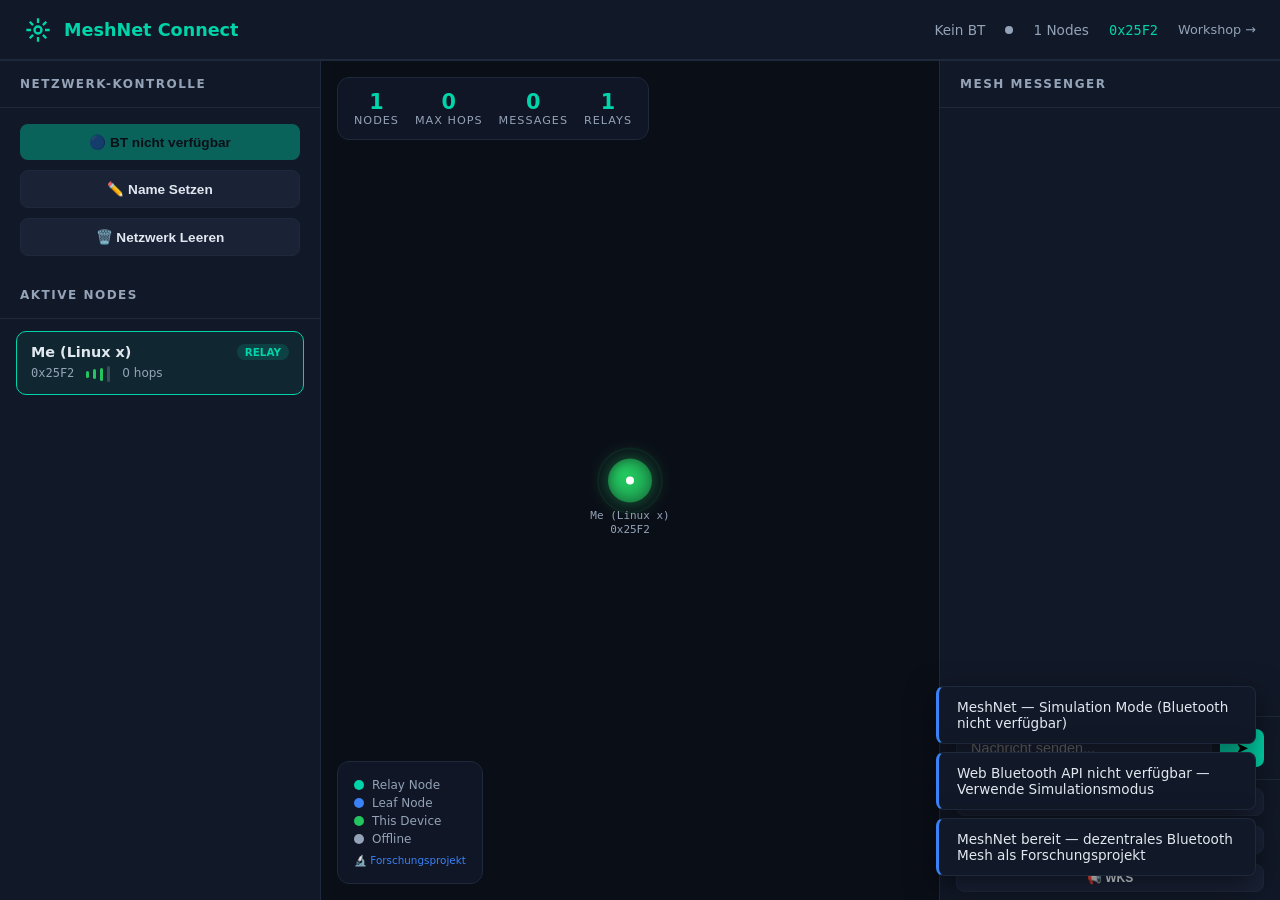
<file: index.html>
<!DOCTYPE html>
<html lang="de">
<head>
    <meta charset="UTF-8">
    <meta name="viewport" content="width=device-width, initial-scale=1.0">
    <title>MeshNet Connect — Dezentrales Bluetooth Mesh</title>
    <link rel="stylesheet" href="css/main.css">
    <link rel="stylesheet" href="css/mesh.css">
    <link rel="manifest" href="manifest.json">
    <meta name="theme-color" content="#00d4aa">
    <link rel="icon" type="image/svg+xml" href="assets/icons/meshnet-192.svg">
    <!-- iOS specific meta tags for PWA -->
    <meta name="apple-mobile-web-app-capable" content="yes">
    <meta name="apple-mobile-web-app-status-bar-style" content="black-translucent">
    <meta name="apple-mobile-web-app-title" content="MeshNet">
    <link rel="apple-touch-icon" href="assets/icons/meshnet-180.svg" sizes="180x180">
    <link rel="apple-touch-icon" href="assets/icons/meshnet-192.svg" sizes="192x192">
    <link rel="apple-touch-icon" href="assets/icons/meshnet-512.svg" sizes="512x512">
</head>
<body>
    <div class="app">
        <header class="header">
            <div class="logo">
                <svg viewBox="0 0 24 24" fill="none" stroke="currentColor" stroke-width="2">
                    <circle cx="12" cy="12" r="3"/>
                    <path d="M12 2v4M12 18v4M2 12h4M18 12h4M4.93 4.93l2.83 2.83M16.24 16.24l2.83 2.83M4.93 19.07l2.83-2.83M16.24 7.76l2.83-2.83"/>
                </svg>
                MeshNet Connect
            </div>
            <div class="status-bar">
                <span id="netStatus">Simulation</span>
                <div class="status-dot" id="statusDot"></div>
                <span id="nodeCount">0 Nodes</span>
                <span id="myId" style="font-family:monospace;color:var(--accent)">—</span>
                <a href="info/workshop.html" style="color:var(--text2);font-size:0.8rem">Workshop →</a>
            </div>
        </header>

        <aside class="left-panel">
            <div class="panel-title">Netzwerk-Kontrolle</div>
            <div class="controls">
                <button class="btn btn-primary" id="btnScan" onclick="scanBluetooth()">
                    🔵 Bluetooth Scan
                </button>
                <button class="btn btn-secondary" onclick="setNodeName()">
                    ✏️ Name Setzen
                </button>
                <button class="btn btn-secondary" onclick="clearNetwork()">
                    🗑️ Netzwerk Leeren
                </button>
            </div>
            <div class="panel-title">Aktive Nodes</div>
            <div class="node-list" id="nodeList"></div>
        </aside>

        <main class="main-area">
            <canvas id="meshCanvas"></canvas>
            <div class="overlay">
                <div class="overlay-row">
                    <div class="overlay-stat">
                        <div class="overlay-num" id="statNodes">0</div>
                        <div class="overlay-label">Nodes</div>
                    </div>
                    <div class="overlay-stat">
                        <div class="overlay-num" id="statHops">0</div>
                        <div class="overlay-label">Max Hops</div>
                    </div>
                    <div class="overlay-stat">
                        <div class="overlay-num" id="statMsgs">0</div>
                        <div class="overlay-label">Messages</div>
                    </div>
                    <div class="overlay-stat">
                        <div class="overlay-num" id="statRelays">0</div>
                        <div class="overlay-label">Relays</div>
                    </div>
                </div>
            </div>
            <div class="legend">
                <div class="legend-item"><div class="legend-dot" style="background:var(--accent)"></div> Relay Node</div>
                <div class="legend-item"><div class="legend-dot" style="background:var(--accent2)"></div> Leaf Node</div>
                <div class="legend-item"><div class="legend-dot" style="background:var(--success)"></div> This Device</div>
                <div class="legend-item"><div class="legend-dot" style="background:var(--text2)"></div> Offline</div>
                <div class="legend-item" style="margin-top:8px;font-size:0.65rem;color:var(--accent2)">🔬 Forschungsprojekt</div>
            </div>
        </main>

        <aside class="right-panel">
            <div class="panel-title">Mesh Messenger</div>
            <div class="chat-area">
                <div class="messages" id="messages"></div>
                <div class="msg-input-area">
                    <input type="text" class="msg-input" id="msgInput" placeholder="Nachricht senden..." maxlength="200">
                    <button class="btn btn-primary" onclick="sendMessage()">➤</button>
                </div>
                <div class="controls" style="padding:8px 16px;border-top:1px solid var(--border)">
                    <button class="btn btn-secondary" style="font-size:0.75rem;padding:6px 10px" onclick="sendPresence()">
                        📍 Presence
                    </button>
                    <button class="btn btn-secondary" style="font-size:0.75rem;padding:6px 10px" onclick="sendFind()">
                        🔍 Find
                    </button>
                    <button class="btn btn-secondary" style="font-size:0.75rem;padding:6px 10px" onclick="sendWorkshopAnnouncement()">
                        📢 WKS
                    </button>
                </div>
            </div>
        </aside>
    </div>

    <div class="toast-container" id="toasts"></div>

    <script src="js/meshnet.js"></script>
    <script src="js/canvas.js"></script>
    <script src="js/bluetooth.js"></script>
    <script src="js/routing.js"></script>
    <script src="js/ui.js"></script>
    <script src="js/qrcode.min.js"></script>
    <script>
        // Init
        setTimeout(() => {
            resize();
            checkBluetooth();
            initNetwork();
            initBluetoothStatus(); // Initialize Bluetooth status indicators
            toast('MeshNet bereit — dezentrales Bluetooth Mesh als Forschungsprojekt', 'info');
        }, 100);

        // PWA registration
        if ('serviceWorker' in navigator) {
            navigator.serviceWorker.register('./sw.js')
                .then(() => {})
                .catch(() => {});
        }

        // PWA installation prompt handling
        let deferredPrompt;
        const installButton = document.createElement('button');
        installButton.textContent = 'Installieren';
        installButton.className = 'btn btn-primary';
        installButton.style.position = 'fixed';
        installButton.style.bottom = '20px';
        installButton.style.left = '20px';
        installButton.style.zIndex = '1000';
        installButton.style.display = 'none';
        installButton.addEventListener('click', async () => {
            installButton.style.display = 'none';
            if (deferredPrompt) {
                deferredPrompt.prompt();
                const { outcome } = await deferredPrompt.userChoice;
                if (outcome === 'accepted') {
                    toast('App erfolgreich installiert', 'success');
                }
                deferredPrompt = null;
            }
        });
        document.body.appendChild(installButton);

        window.addEventListener('beforeinstallprompt', (e) => {
            // Prevent Chrome 67 and earlier from automatically showing the prompt
            e.preventDefault();
            // Stash the event so it can be triggered later.
            deferredPrompt = e;
            // Update UI to show the install button
            installButton.style.display = 'block';
            toast('App kann installiert werden — klicke auf den Installieren-Button', 'info');
        });

        window.addEventListener('appinstalled', (e) => {
            toast('App wurde installiert', 'success');
            deferredPrompt = null;
            installButton.style.display = 'none';
        });
    </script>
</body>
</html>
</file>
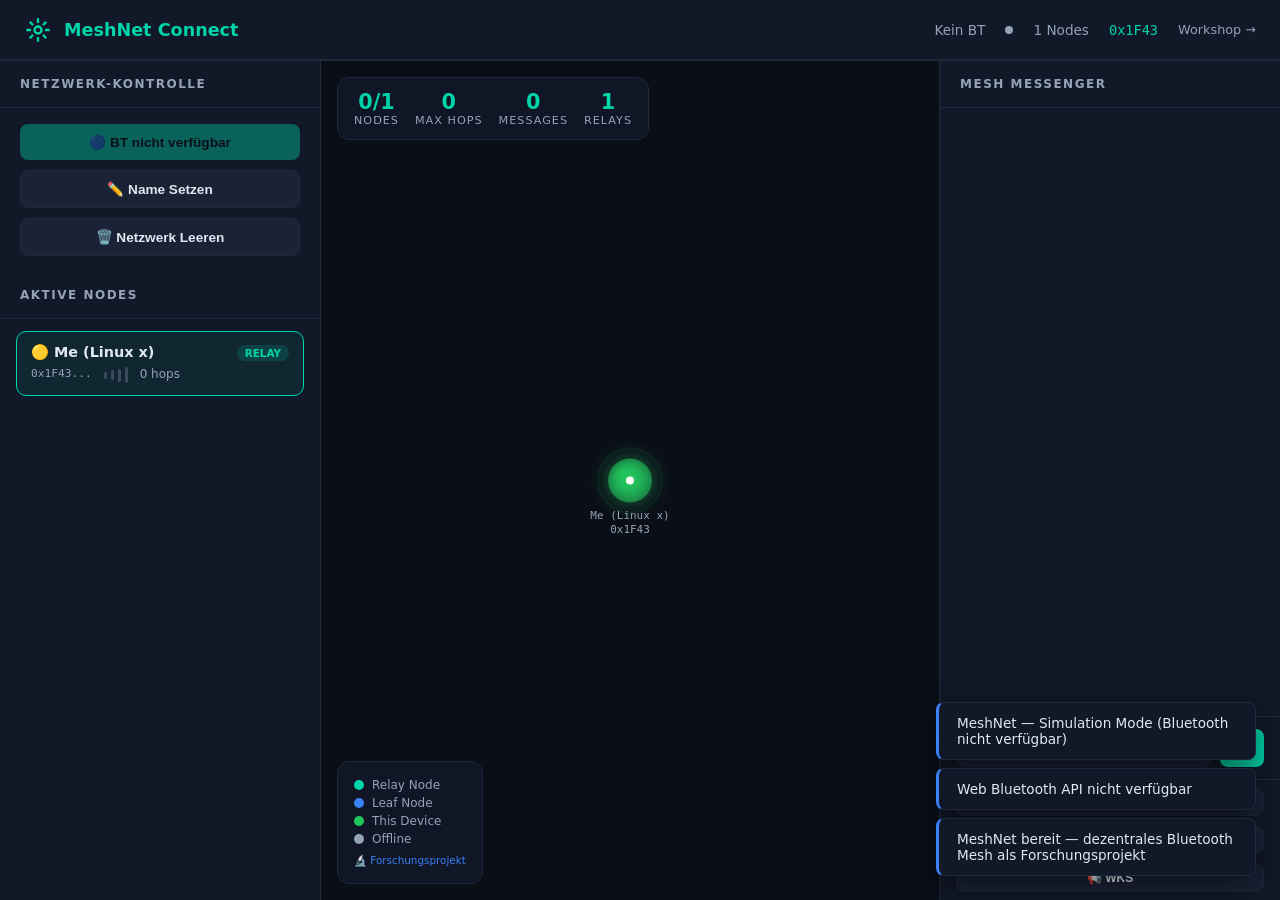
<file: meshnet/index.html>
<!DOCTYPE html>
<html lang="de">
<head>
    <meta charset="UTF-8">
    <meta name="viewport" content="width=device-width, initial-scale=1.0">
    <title>MeshNet Connect — Dezentrales Bluetooth Mesh</title>
    <link rel="stylesheet" href="css/main.css">
    <link rel="stylesheet" href="css/mesh.css">
    <link rel="manifest" href="manifest.json">
    <meta name="theme-color" content="#00d4aa">
    <link rel="icon" type="image/svg+xml" href="assets/icons/meshnet-192.svg">
    <!-- iOS specific meta tags for PWA -->
    <meta name="apple-mobile-web-app-capable" content="yes">
    <meta name="apple-mobile-web-app-status-bar-style" content="black-translucent">
    <meta name="apple-mobile-web-app-title" content="MeshNet">
    <link rel="apple-touch-icon" href="assets/icons/meshnet-180.svg" sizes="180x180">
    <link rel="apple-touch-icon" href="assets/icons/meshnet-192.svg" sizes="192x192">
    <link rel="apple-touch-icon" href="assets/icons/meshnet-512.svg" sizes="512x512">
</head>
<body>
    <div class="app">
        <header class="header">
            <div class="logo">
                <svg viewBox="0 0 24 24" fill="none" stroke="currentColor" stroke-width="2">
                    <circle cx="12" cy="12" r="3"/>
                    <path d="M12 2v4M12 18v4M2 12h4M18 12h4M4.93 4.93l2.83 2.83M16.24 16.24l2.83 2.83M4.93 19.07l2.83-2.83M16.24 7.76l2.83-2.83"/>
                </svg>
                MeshNet Connect
            </div>
            <div class="status-bar">
                <span id="netStatus">Simulation</span>
                <div class="status-dot" id="statusDot"></div>
                <span id="nodeCount">0 Nodes</span>
                <span id="myId" style="font-family:monospace;color:var(--accent)">—</span>
                <a href="info/workshop.html" style="color:var(--text2);font-size:0.8rem">Workshop →</a>
            </div>
        </header>

        <aside class="left-panel">
            <div class="panel-title">Netzwerk-Kontrolle</div>
            <div class="controls">
                <button class="btn btn-primary" id="btnScan" onclick="scanBluetooth()">
                    🔵 Bluetooth Scan
                </button>
                <button class="btn btn-secondary" onclick="setNodeName()">
                    ✏️ Name Setzen
                </button>
                <button class="btn btn-secondary" onclick="clearNetwork()">
                    🗑️ Netzwerk Leeren
                </button>
            </div>
            <div class="panel-title">Aktive Nodes</div>
            <div class="node-list" id="nodeList"></div>
        </aside>

        <main class="main-area">
            <canvas id="meshCanvas"></canvas>
            <div class="overlay">
                <div class="overlay-row">
                    <div class="overlay-stat">
                        <div class="overlay-num" id="statNodes">0</div>
                        <div class="overlay-label">Nodes</div>
                    </div>
                    <div class="overlay-stat">
                        <div class="overlay-num" id="statHops">0</div>
                        <div class="overlay-label">Max Hops</div>
                    </div>
                    <div class="overlay-stat">
                        <div class="overlay-num" id="statMsgs">0</div>
                        <div class="overlay-label">Messages</div>
                    </div>
                    <div class="overlay-stat">
                        <div class="overlay-num" id="statRelays">0</div>
                        <div class="overlay-label">Relays</div>
                    </div>
                </div>
            </div>
            <div class="legend">
                <div class="legend-item"><div class="legend-dot" style="background:var(--accent)"></div> Relay Node</div>
                <div class="legend-item"><div class="legend-dot" style="background:var(--accent2)"></div> Leaf Node</div>
                <div class="legend-item"><div class="legend-dot" style="background:var(--success)"></div> This Device</div>
                <div class="legend-item"><div class="legend-dot" style="background:var(--text2)"></div> Offline</div>
                <div class="legend-item" style="margin-top:8px;font-size:0.65rem;color:var(--accent2)">🔬 Forschungsprojekt</div>
            </div>
        </main>

        <aside class="right-panel">
            <div class="panel-title">Mesh Messenger</div>
            <div class="chat-area">
                <div class="messages" id="messages"></div>
                <div class="msg-input-area">
                    <input type="text" class="msg-input" id="msgInput" placeholder="Nachricht senden..." maxlength="200">
                    <button class="btn btn-primary" onclick="sendMessage()">➤</button>
                </div>
                <div class="controls" style="padding:8px 16px;border-top:1px solid var(--border)">
                    <button class="btn btn-secondary" style="font-size:0.75rem;padding:6px 10px" onclick="sendPresence()">
                        📍 Presence
                    </button>
                    <button class="btn btn-secondary" style="font-size:0.75rem;padding:6px 10px" onclick="sendFind()">
                        🔍 Find
                    </button>
                    <button class="btn btn-secondary" style="font-size:0.75rem;padding:6px 10px" onclick="sendWorkshopAnnouncement()">
                        📢 WKS
                    </button>
                </div>
            </div>
        </aside>
    </div>

    <div class="toast-container" id="toasts"></div>

    <script src="js/meshnet.js"></script>
    <script src="js/canvas.js"></script>
    <script src="js/bluetooth.js"></script>
    <script src="js/routing.js"></script>
    <script src="js/ui.js"></script>
    <script src="js/qrcode.min.js"></script>
    <!-- Transport layers -->
    <script src="js/transport-simulation.js"></script>
    <script src="js/transport-real.js"></script>
    <script src="js/transport-bridge.js"></script>
    <script>
        // Init
        setTimeout(() => {
            resize();
            checkBluetooth();
            initNetwork();
            initBluetoothStatus(); // Initialize Bluetooth status indicators
            toast('MeshNet bereit — dezentrales Bluetooth Mesh als Forschungsprojekt', 'info');
        }, 100);

        // PWA registration
        if ('serviceWorker' in navigator) {
            navigator.serviceWorker.register('./sw.js')
                .then(() => {})
                .catch(() => {});
        }

        // PWA installation prompt handling
        let deferredPrompt;
        const installButton = document.createElement('button');
        installButton.textContent = 'Installieren';
        installButton.className = 'btn btn-primary';
        installButton.style.position = 'fixed';
        installButton.style.bottom = '20px';
        installButton.style.left = '20px';
        installButton.style.zIndex = '1000';
        installButton.style.display = 'none';
        installButton.addEventListener('click', async () => {
            installButton.style.display = 'none';
            if (deferredPrompt) {
                deferredPrompt.prompt();
                const { outcome } = await deferredPrompt.userChoice;
                if (outcome === 'accepted') {
                    toast('App erfolgreich installiert', 'success');
                }
                deferredPrompt = null;
            }
        });
        document.body.appendChild(installButton);

        window.addEventListener('beforeinstallprompt', (e) => {
            // Prevent Chrome 67 and earlier from automatically showing the prompt
            e.preventDefault();
            // Stash the event so it can be triggered later.
            deferredPrompt = e;
            // Update UI to show the install button
            installButton.style.display = 'block';
            toast('App kann installiert werden — klicke auf den Installieren-Button', 'info');
        });

        window.addEventListener('appinstalled', (e) => {
            toast('App wurde installiert', 'success');
            deferredPrompt = null;
            installButton.style.display = 'none';
        });
    </script>
</body>
</html>
</file>
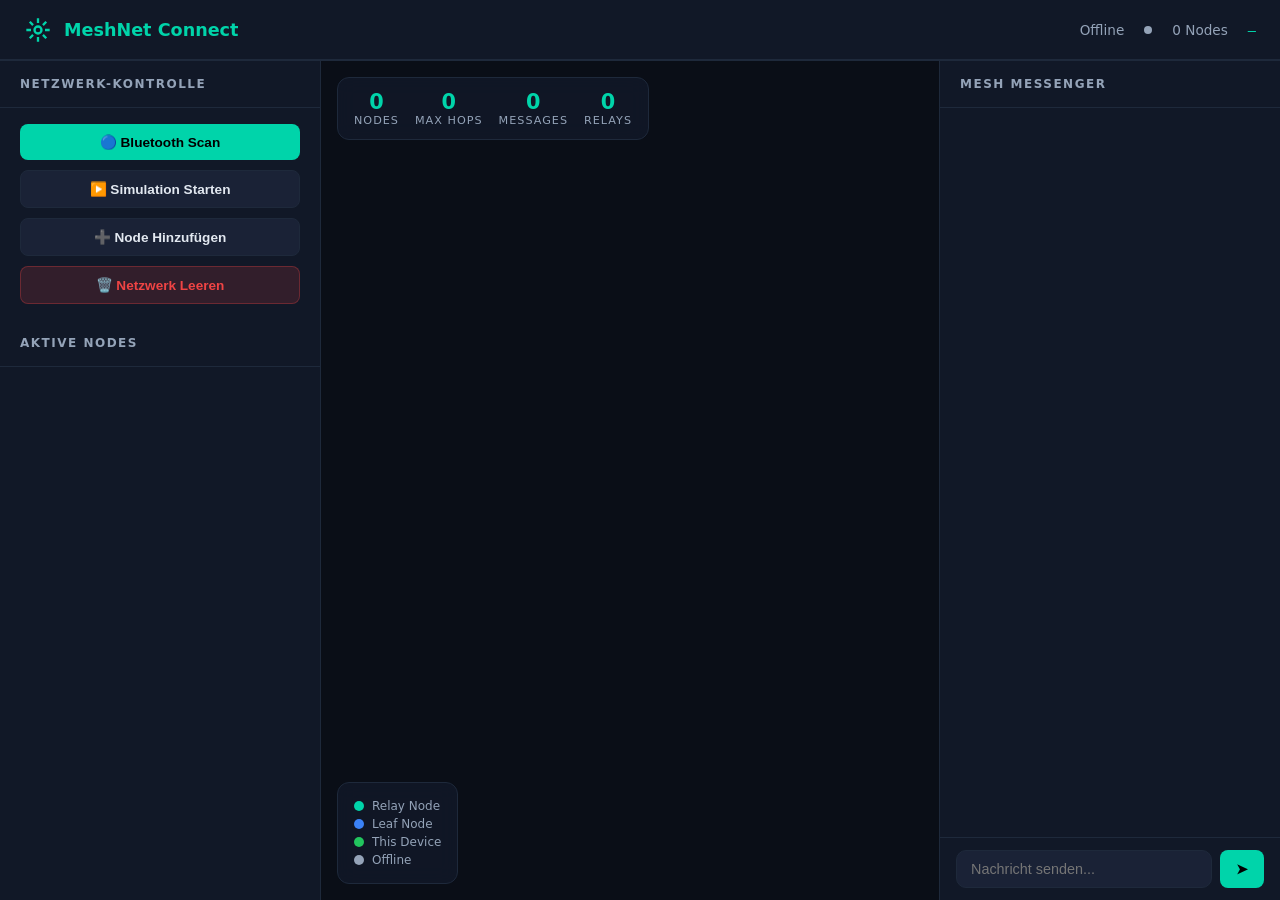
<file: meshnet_client.html>
<!DOCTYPE html>
<html lang="de">
<head>
    <meta charset="UTF-8">
    <meta name="viewport" content="width=device-width, initial-scale=1.0">
    <title>MeshNet Connect — Decentralized Mesh Client</title>
    <style>
        :root {
            --bg: #0a0e17;
            --panel: #111827;
            --panel2: #1a2236;
            --accent: #00d4aa;
            --accent2: #3b82f6;
            --text: #e2e8f0;
            --text2: #94a3b8;
            --danger: #ef4444;
            --warning: #f59e0b;
            --success: #22c55e;
            --border: #1e293b;
        }
        * { margin: 0; padding: 0; box-sizing: border-box; }
        body {
            font-family: 'Segoe UI', system-ui, sans-serif;
            background: var(--bg);
            color: var(--text);
            min-height: 100vh;
            overflow-x: hidden;
        }
        .app {
            display: grid;
            grid-template-columns: 320px 1fr 340px;
            grid-template-rows: 60px 1fr;
            height: 100vh;
            gap: 1px;
            background: var(--border);
        }
        .header {
            grid-column: 1 / -1;
            background: var(--panel);
            display: flex;
            align-items: center;
            justify-content: space-between;
            padding: 0 24px;
            border-bottom: 1px solid var(--border);
        }
        .logo {
            display: flex;
            align-items: center;
            gap: 12px;
            font-weight: 700;
            font-size: 1.1rem;
            color: var(--accent);
        }
        .logo svg { width: 28px; height: 28px; }
        .status-bar {
            display: flex;
            align-items: center;
            gap: 20px;
            font-size: 0.85rem;
            color: var(--text2);
        }
        .status-dot {
            width: 8px; height: 8px;
            border-radius: 50%;
            background: var(--text2);
            position: relative;
        }
        .status-dot.active { background: var(--success); box-shadow: 0 0 8px var(--success); }
        .status-dot.relay { background: var(--accent); box-shadow: 0 0 8px var(--accent); }
        .left-panel, .right-panel {
            background: var(--panel);
            display: flex;
            flex-direction: column;
            overflow: hidden;
        }
        .panel-title {
            padding: 16px 20px;
            font-size: 0.75rem;
            text-transform: uppercase;
            letter-spacing: 1.5px;
            color: var(--text2);
            border-bottom: 1px solid var(--border);
            font-weight: 600;
        }
        .main-area {
            background: var(--bg);
            position: relative;
            overflow: hidden;
        }
        #meshCanvas {
            width: 100%;
            height: 100%;
            cursor: grab;
        }
        #meshCanvas:active { cursor: grabbing; }

        .controls {
            padding: 16px 20px;
            display: flex;
            flex-direction: column;
            gap: 10px;
        }
        .btn {
            padding: 10px 16px;
            border: none;
            border-radius: 8px;
            font-size: 0.85rem;
            font-weight: 600;
            cursor: pointer;
            transition: all 0.2s;
            display: flex;
            align-items: center;
            justify-content: center;
            gap: 8px;
        }
        .btn-primary {
            background: var(--accent);
            color: #000;
        }
        .btn-primary:hover { background: #00b894; transform: translateY(-1px); }
        .btn-secondary {
            background: var(--panel2);
            color: var(--text);
            border: 1px solid var(--border);
        }
        .btn-secondary:hover { background: #243047; }
        .btn-danger {
            background: rgba(239,68,68,0.15);
            color: var(--danger);
            border: 1px solid rgba(239,68,68,0.3);
        }
        .btn:disabled { opacity: 0.4; cursor: not-allowed; transform: none !important; }

        .node-list {
            flex: 1;
            overflow-y: auto;
            padding: 8px;
        }
        .node-item {
            padding: 12px 14px;
            margin: 4px 8px;
            background: var(--panel2);
            border-radius: 10px;
            border: 1px solid var(--border);
            cursor: pointer;
            transition: all 0.2s;
            position: relative;
        }
        .node-item:hover { border-color: var(--accent); background: #1a2d3d; }
        .node-item.active { border-color: var(--accent); background: rgba(0,212,170,0.08); }
        .node-item.offline { opacity: 0.4; }
        .node-header {
            display: flex;
            align-items: center;
            justify-content: space-between;
            margin-bottom: 6px;
        }
        .node-name { font-weight: 600; font-size: 0.9rem; }
        .node-badge {
            font-size: 0.65rem;
            padding: 2px 8px;
            border-radius: 20px;
            font-weight: 700;
            text-transform: uppercase;
        }
        .badge-relay { background: rgba(0,212,170,0.15); color: var(--accent); }
        .badge-leaf { background: rgba(59,130,246,0.15); color: var(--accent2); }
        .badge-offline { background: rgba(148,163,184,0.15); color: var(--text2); }
        .node-meta {
            font-size: 0.75rem;
            color: var(--text2);
            display: flex;
            gap: 12px;
        }
        .node-signal {
            display: flex;
            align-items: center;
            gap: 4px;
        }
        .signal-bar {
            width: 3px;
            background: var(--text2);
            border-radius: 2px;
            opacity: 0.3;
        }
        .signal-bar.on { opacity: 1; background: var(--success); }

        .chat-area {
            flex: 1;
            display: flex;
            flex-direction: column;
            overflow: hidden;
        }
        .messages {
            flex: 1;
            overflow-y: auto;
            padding: 16px;
            display: flex;
            flex-direction: column;
            gap: 10px;
        }
        .msg {
            max-width: 85%;
            padding: 10px 14px;
            border-radius: 14px;
            font-size: 0.85rem;
            line-height: 1.5;
            position: relative;
            animation: msgIn 0.3s ease;
        }
        @keyframes msgIn {
            from { opacity: 0; transform: translateY(10px); }
            to { opacity: 1; transform: translateY(0); }
        }
        .msg-own {
            align-self: flex-end;
            background: var(--accent);
            color: #000;
            border-bottom-right-radius: 4px;
        }
        .msg-peer {
            align-self: flex-start;
            background: var(--panel2);
            border: 1px solid var(--border);
            border-bottom-left-radius: 4px;
        }
        .msg-meta {
            font-size: 0.7rem;
            opacity: 0.7;
            margin-top: 4px;
            display: flex;
            gap: 8px;
        }
        .msg-route {
            color: var(--accent);
            font-family: monospace;
        }
        .msg-input-area {
            padding: 12px 16px;
            border-top: 1px solid var(--border);
            display: flex;
            gap: 8px;
        }
        .msg-input {
            flex: 1;
            background: var(--panel2);
            border: 1px solid var(--border);
            border-radius: 10px;
            padding: 10px 14px;
            color: var(--text);
            font-size: 0.9rem;
            outline: none;
        }
        .msg-input:focus { border-color: var(--accent); }

        .overlay {
            position: absolute;
            top: 16px; left: 16px;
            background: rgba(17,24,39,0.9);
            backdrop-filter: blur(10px);
            padding: 12px 16px;
            border-radius: 12px;
            border: 1px solid var(--border);
            font-size: 0.8rem;
            color: var(--text2);
            pointer-events: none;
            z-index: 10;
        }
        .overlay-row { display: flex; gap: 16px; }
        .overlay-stat { text-align: center; }
        .overlay-num { font-size: 1.3rem; font-weight: 700; color: var(--accent); }
        .overlay-label { font-size: 0.7rem; text-transform: uppercase; letter-spacing: 1px; }

        .toast-container {
            position: fixed;
            bottom: 24px; right: 24px;
            display: flex;
            flex-direction: column;
            gap: 8px;
            z-index: 1000;
        }
        .toast {
            background: var(--panel);
            border: 1px solid var(--border);
            border-left: 3px solid var(--accent);
            padding: 12px 18px;
            border-radius: 8px;
            font-size: 0.85rem;
            animation: toastIn 0.3s ease;
            max-width: 320px;
            box-shadow: 0 10px 30px rgba(0,0,0,0.5);
        }
        .toast.error { border-left-color: var(--danger); }
        .toast.warn { border-left-color: var(--warning); }
        @keyframes toastIn {
            from { transform: translateX(100%); opacity: 0; }
            to { transform: translateX(0); opacity: 1; }
        }

        .legend {
            position: absolute;
            bottom: 16px; left: 16px;
            background: rgba(17,24,39,0.9);
            backdrop-filter: blur(10px);
            padding: 12px 16px;
            border-radius: 12px;
            border: 1px solid var(--border);
            font-size: 0.75rem;
            color: var(--text2);
            z-index: 10;
        }
        .legend-item { display: flex; align-items: center; gap: 8px; margin: 4px 0; }
        .legend-dot { width: 10px; height: 10px; border-radius: 50%; }

        .packet-tracer {
            position: absolute;
            pointer-events: none;
            z-index: 5;
        }

        ::-webkit-scrollbar { width: 6px; }
        ::-webkit-scrollbar-track { background: transparent; }
        ::-webkit-scrollbar-thumb { background: #334155; border-radius: 3px; }

        @media (max-width: 1100px) {
            .app { grid-template-columns: 260px 1fr 300px; }
        }
        @media (max-width: 900px) {
            .app { grid-template-columns: 1fr; grid-template-rows: 60px auto 1fr auto; }
            .left-panel, .right-panel { max-height: 300px; }
        }
    </style>
</head>
<body>
    <div class="app">
        <header class="header">
            <div class="logo">
                <svg viewBox="0 0 24 24" fill="none" stroke="currentColor" stroke-width="2">
                    <circle cx="12" cy="12" r="3"/>
                    <path d="M12 2v4M12 18v4M2 12h4M18 12h4M4.93 4.93l2.83 2.83M16.24 16.24l2.83 2.83M4.93 19.07l2.83-2.83M16.24 7.76l2.83-2.83"/>
                </svg>
                MeshNet Connect
            </div>
            <div class="status-bar">
                <span id="netStatus">Offline</span>
                <div class="status-dot" id="statusDot"></div>
                <span id="nodeCount">0 Nodes</span>
                <span id="myId" style="font-family:monospace;color:var(--accent)">—</span>
            </div>
        </header>

        <aside class="left-panel">
            <div class="panel-title">Netzwerk-Kontrolle</div>
            <div class="controls">
                <button class="btn btn-primary" id="btnScan" onclick="scanBluetooth()">
                    🔵 Bluetooth Scan
                </button>
                <button class="btn btn-secondary" id="btnSim" onclick="toggleSimulation()">
                    ▶️ Simulation Starten
                </button>
                <button class="btn btn-secondary" onclick="addRandomNode()">
                    ➕ Node Hinzufügen
                </button>
                <button class="btn btn-danger" onclick="clearNetwork()">
                    🗑️ Netzwerk Leeren
                </button>
            </div>
            <div class="panel-title">Aktive Nodes</div>
            <div class="node-list" id="nodeList"></div>
        </aside>

        <main class="main-area">
            <canvas id="meshCanvas"></canvas>
            <div class="overlay">
                <div class="overlay-row">
                    <div class="overlay-stat">
                        <div class="overlay-num" id="statNodes">0</div>
                        <div class="overlay-label">Nodes</div>
                    </div>
                    <div class="overlay-stat">
                        <div class="overlay-num" id="statHops">0</div>
                        <div class="overlay-label">Max Hops</div>
                    </div>
                    <div class="overlay-stat">
                        <div class="overlay-num" id="statMsgs">0</div>
                        <div class="overlay-label">Messages</div>
                    </div>
                    <div class="overlay-stat">
                        <div class="overlay-num" id="statRelays">0</div>
                        <div class="overlay-label">Relays</div>
                    </div>
                </div>
            </div>
            <div class="legend">
                <div class="legend-item"><div class="legend-dot" style="background:var(--accent)"></div> Relay Node</div>
                <div class="legend-item"><div class="legend-dot" style="background:var(--accent2)"></div> Leaf Node</div>
                <div class="legend-item"><div class="legend-dot" style="background:var(--success)"></div> This Device</div>
                <div class="legend-item"><div class="legend-dot" style="background:var(--text2)"></div> Offline</div>
            </div>
        </main>

        <aside class="right-panel">
            <div class="panel-title">Mesh Messenger</div>
            <div class="chat-area">
                <div class="messages" id="messages"></div>
                <div class="msg-input-area">
                    <input type="text" class="msg-input" id="msgInput" placeholder="Nachricht senden..." maxlength="200">
                    <button class="btn btn-primary" onclick="sendMessage()">➤</button>
                </div>
            </div>
        </aside>
    </div>

    <div class="toast-container" id="toasts"></div>

<script>
// ==================== MESHNET CONNECT CLIENT ====================
// Decentralized Bluetooth Mesh Network Simulator + Web Bluetooth API
// ================================================================

const canvas = document.getElementById('meshCanvas');
const ctx = canvas.getContext('2d');
let W, H;

// --- State ---
const state = {
    nodes: [],
    myId: generateId(),
    myName: 'Me (' + navigator.platform.slice(0, 7) + ')',
    selectedNode: null,
    simulation: false,
    messages: [],
    packets: [], // animated packets traveling
    bluetoothDevice: null,
    nextMsgId: 1,
};

// --- Init Canvas ---
function resize() {
    W = canvas.width = canvas.offsetWidth;
    H = canvas.height = canvas.offsetHeight;
    draw();
}
window.addEventListener('resize', resize);

// --- ID Generator ---
function generateId() {
    return '0x' + Array.from({length: 4}, () => Math.floor(Math.random()*16).toString(16)).join('').toUpperCase();
}
function genName() {
    const names = ['Alpha','Bravo','Charlie','Delta','Echo','Foxtrot','Golf','Hotel','India','Juliet','Kilo','Lima'];
    return names[Math.floor(Math.random()*names.length)] + '-' + Math.floor(Math.random()*99);
}

// --- Node Class ---
class Node {
    constructor(x, y, name, isRelay = true, isMe = false) {
        this.id = generateId();
        this.name = name || genName();
        this.x = x; this.y = y;
        this.vx = (Math.random() - 0.5) * 0.5;
        this.vy = (Math.random() - 0.5) * 0.5;
        this.isRelay = isRelay;
        this.isMe = isMe;
        this.online = true;
        this.rssi = -40 - Math.floor(Math.random() * 50);
        this.hops = isMe ? 0 : Infinity;
        this.lastSeen = Date.now();
        this.radius = isRelay ? 22 : 16;
        this.pulse = 0;
        this.color = isMe ? '#22c55e' : (isRelay ? '#00d4aa' : '#3b82f6');
    }
    update() {
        if (!state.simulation) return;
        this.x += this.vx;
        this.y += this.vy;
        // Bounce
        if (this.x < this.radius) { this.x = this.radius; this.vx *= -1; }
        if (this.x > W - this.radius) { this.x = W - this.radius; this.vx *= -1; }
        if (this.y < this.radius) { this.y = this.radius; this.vy *= -1; }
        if (this.y > H - this.radius) { this.y = H - this.radius; this.vy *= -1; }
        this.pulse += 0.05;
    }
    distanceTo(other) {
        const dx = this.x - other.x, dy = this.y - other.y;
        return Math.sqrt(dx*dx + dy*dy);
    }
}

// --- Network Logic ---
function initNetwork() {
    // Add self at center
    const me = new Node(W/2, H/2, state.myName, true, true);
    me.id = state.myId;
    state.nodes = [me];
    // Add some initial neighbors
    for (let i = 0; i < 3; i++) addRandomNode();
    updateUI();
    draw();
}

function addRandomNode() {
    const isRelay = Math.random() > 0.3;
    const angle = Math.random() * Math.PI * 2;
    const dist = 80 + Math.random() * (Math.min(W,H)/2 - 100);
    const x = W/2 + Math.cos(angle) * dist;
    const y = H/2 + Math.sin(angle) * dist;
    const node = new Node(x, y, null, isRelay);
    state.nodes.push(node);
    toast(`Node ${node.name} beigetreten`, 'info');
    updateHops();
    updateUI();
}

function clearNetwork() {
    const me = state.nodes.find(n => n.isMe);
    state.nodes = me ? [me] : [];
    state.messages = [];
    state.packets = [];
    document.getElementById('messages').innerHTML = '';
    updateUI();
    toast('Netzwerk zurückgesetzt', 'warn');
}

function updateHops() {
    // Simple BFS from me to compute hops
    const me = state.nodes.find(n => n.isMe);
    if (!me) return;
    const range = 180; // Bluetooth range px
    state.nodes.forEach(n => n.hops = Infinity);
    me.hops = 0;
    const queue = [me];
    while (queue.length) {
        const cur = queue.shift();
        for (const n of state.nodes) {
            if (n.hops === Infinity && n.online && cur.distanceTo(n) < range && (cur.isRelay || n === me)) {
                n.hops = cur.hops + 1;
                queue.push(n);
            }
        }
    }
}

// --- Message Routing (Managed Flooding) ---
function sendMessage() {
    const input = document.getElementById('msgInput');
    const text = input.value.trim();
    if (!text) return;
    input.value = '';

    const msg = {
        id: state.nextMsgId++,
        src: state.myId,
        srcName: state.myName,
        text: text,
        ttl: 7,
        hops: 0,
        route: [state.myId],
        timestamp: Date.now(),
        delivered: false,
    };

    state.messages.push(msg);
    addMessageToUI(msg, true);
    floodMessage(msg, state.myId);
    updateUI();
}

function floodMessage(msg, fromId) {
    const me = state.nodes.find(n => n.id === state.myId);
    const range = 180;
    const neighbors = state.nodes.filter(n => 
        n.id !== fromId && n.online && n.id !== msg.src && 
        me.distanceTo(n) < range
    );

    neighbors.forEach(neighbor => {
        // Animate packet
        state.packets.push({
            from: me,
            to: neighbor,
            msgId: msg.id,
            progress: 0,
            speed: 0.03 + Math.random() * 0.02,
        });

        // Simulate relay
        setTimeout(() => {
            if (neighbor.isRelay && msg.ttl > 0) {
                msg.ttl--;
                msg.hops++;
                msg.route.push(neighbor.id);
                // Continue flooding from neighbor (visual only)
                continueFloodFrom(neighbor, msg);
            }
        }, 300);
    });

    msg.delivered = true;
}

function continueFloodFrom(node, msg) {
    const range = 180;
    const nextHops = state.nodes.filter(n => 
        n.id !== node.id && n.online && !msg.route.includes(n.id) &&
        node.distanceTo(n) < range && n.isRelay
    );

    nextHops.forEach(next => {
        state.packets.push({
            from: node,
            to: next,
            msgId: msg.id,
            progress: 0,
            speed: 0.03,
        });
    });
}

function receiveMessage(msg) {
    if (msg.src === state.myId) return;
    msg.delivered = true;
    state.messages.push(msg);
    addMessageToUI(msg, false);
    toast(`Nachricht von ${msg.srcName} empfangen (${msg.hops} Hops)`, 'info');
}

// --- UI ---
function addMessageToUI(msg, own) {
    const div = document.createElement('div');
    div.className = `msg ${own ? 'msg-own' : 'msg-peer'}`;
    const time = new Date(msg.timestamp).toLocaleTimeString('de-DE', {hour:'2-digit', minute:'2-digit'});
    div.innerHTML = `
        <div>${escapeHtml(msg.text)}</div>
        <div class="msg-meta">
            <span>${msg.srcName}</span>
            <span>${time}</span>
            ${!own ? `<span class="msg-route">${msg.hops} hops</span>` : ''}
        </div>
    `;
    const container = document.getElementById('messages');
    container.appendChild(div);
    container.scrollTop = container.scrollHeight;
}

function escapeHtml(t) {
    return t.replace(/[&<>"']/g, m => ({'&':'&amp;','<':'&lt;','>':'&gt;','"':'&quot;',''':'&#39;'}[m]));
}

function updateUI() {
    // Node list
    const list = document.getElementById('nodeList');
    list.innerHTML = '';
    state.nodes.forEach(node => {
        const el = document.createElement('div');
        el.className = `node-item ${node.isMe ? 'active' : ''} ${!node.online ? 'offline' : ''}`;
        const signal = Math.max(0, Math.min(4, Math.floor((node.rssi + 90) / 10)));
        el.innerHTML = `
            <div class="node-header">
                <span class="node-name">${escapeHtml(node.name)}</span>
                <span class="node-badge ${node.isRelay ? 'badge-relay' : 'badge-leaf'}">${node.isRelay ? 'Relay' : 'Leaf'}</span>
            </div>
            <div class="node-meta">
                <span style="font-family:monospace">${node.id}</span>
                <span class="node-signal">
                    ${[1,2,3,4].map(i => `<div class="signal-bar ${i<=signal?'on':''}" style="height:${4+i*3}px"></div>`).join('')}
                </span>
                <span>${node.hops === Infinity ? '∞' : node.hops} hops</span>
            </div>
        `;
        el.onclick = () => { state.selectedNode = node; updateUI(); };
        list.appendChild(el);
    });

    // Stats
    const relays = state.nodes.filter(n => n.isRelay && n.online).length;
    const maxHops = state.nodes.reduce((m, n) => Math.max(m, n.hops === Infinity ? 0 : n.hops), 0);
    document.getElementById('statNodes').textContent = state.nodes.length;
    document.getElementById('statHops').textContent = maxHops;
    document.getElementById('statMsgs').textContent = state.messages.length;
    document.getElementById('statRelays').textContent = relays;
    document.getElementById('nodeCount').textContent = state.nodes.length + ' Nodes';
    document.getElementById('myId').textContent = state.myId;
}

function toggleSimulation() {
    state.simulation = !state.simulation;
    const btn = document.getElementById('btnSim');
    btn.textContent = state.simulation ? '⏸️ Simulation Pausieren' : '▶️ Simulation Starten';
    document.getElementById('netStatus').textContent = state.simulation ? 'Mesh Active' : 'Standby';
    document.getElementById('statusDot').className = 'status-dot ' + (state.simulation ? 'relay' : '');
    if (state.simulation) loop();
}

// --- Canvas Drawing ---
function draw() {
    ctx.fillStyle = '#0a0e17';
    ctx.fillRect(0, 0, W, H);

    // Draw connections
    const range = 180;
    ctx.strokeStyle = 'rgba(0,212,170,0.08)';
    ctx.lineWidth = 1;
    for (let i = 0; i < state.nodes.length; i++) {
        for (let j = i+1; j < state.nodes.length; j++) {
            const a = state.nodes[i], b = state.nodes[j];
            const d = a.distanceTo(b);
            if (d < range && a.online && b.online) {
                const alpha = 1 - d/range;
                ctx.strokeStyle = `rgba(0,212,170,${alpha * 0.25})`;
                ctx.beginPath();
                ctx.moveTo(a.x, a.y);
                ctx.lineTo(b.x, b.y);
                ctx.stroke();
            }
        }
    }

    // Draw packets
    state.packets.forEach(p => {
        const x = p.from.x + (p.to.x - p.from.x) * p.progress;
        const y = p.from.y + (p.to.y - p.from.y) * p.progress;
        ctx.fillStyle = '#fbbf24';
        ctx.shadowColor = '#fbbf24';
        ctx.shadowBlur = 10;
        ctx.beginPath();
        ctx.arc(x, y, 3, 0, Math.PI*2);
        ctx.fill();
        ctx.shadowBlur = 0;
    });

    // Draw nodes
    state.nodes.forEach(node => {
        if (!node.online) {
            ctx.globalAlpha = 0.3;
        }

        // Pulse ring for relays
        if (node.isRelay && node.online) {
            ctx.strokeStyle = node.color;
            ctx.globalAlpha = 0.15 * (0.5 + 0.5 * Math.sin(node.pulse));
            ctx.lineWidth = 2;
            ctx.beginPath();
            ctx.arc(node.x, node.y, node.radius + 10 + 5*Math.sin(node.pulse), 0, Math.PI*2);
            ctx.stroke();
            ctx.globalAlpha = node.online ? 1 : 0.3;
        }

        // Node body
        const grad = ctx.createRadialGradient(node.x-5, node.y-5, 2, node.x, node.y, node.radius);
        grad.addColorStop(0, node.color);
        grad.addColorStop(1, node.color + '88');
        ctx.fillStyle = grad;
        ctx.shadowColor = node.color;
        ctx.shadowBlur = node.isMe ? 20 : 12;
        ctx.beginPath();
        ctx.arc(node.x, node.y, node.radius, 0, Math.PI*2);
        ctx.fill();
        ctx.shadowBlur = 0;

        // Inner dot
        ctx.fillStyle = '#fff';
        ctx.beginPath();
        ctx.arc(node.x, node.y, 4, 0, Math.PI*2);
        ctx.fill();

        // Label
        ctx.fillStyle = '#94a3b8';
        ctx.font = '11px monospace';
        ctx.textAlign = 'center';
        ctx.fillText(node.name, node.x, node.y + node.radius + 16);
        ctx.fillText(node.id, node.x, node.y + node.radius + 30);

        ctx.globalAlpha = 1;
    });

    // Selected highlight
    if (state.selectedNode) {
        ctx.strokeStyle = '#f59e0b';
        ctx.lineWidth = 2;
        ctx.setLineDash([5, 5]);
        ctx.beginPath();
        ctx.arc(state.selectedNode.x, state.selectedNode.y, state.selectedNode.radius + 18, 0, Math.PI*2);
        ctx.stroke();
        ctx.setLineDash([]);
    }
}

function loop() {
    if (!state.simulation) return;
    state.nodes.forEach(n => n.update());

    // Update packets
    state.packets = state.packets.filter(p => {
        p.progress += p.speed;
        return p.progress < 1;
    });

    updateHops();
    draw();
    requestAnimationFrame(loop);
}

// --- Bluetooth API (Real) ---
async function scanBluetooth() {
    if (!navigator.bluetooth) {
        toast('Web Bluetooth API nicht verfügbar. Nutze Chrome/Edge mit BT-Flag.', 'error');
        return;
    }
    try {
        toast('Suche nach Bluetooth Mesh Nodes...', 'info');
        const device = await navigator.bluetooth.requestDevice({
            acceptAllDevices: true,
            optionalServices: ['generic_access', 'battery_service']
        });
        state.bluetoothDevice = device;
        toast(`Verbunden: ${device.name || 'Unbekannt'}`, 'success');

        // Add as virtual node
        const node = new Node(W/2 + (Math.random()-0.5)*200, H/2 + (Math.random()-0.5)*200, device.name || 'BT-Device', true);
        node.online = true;
        state.nodes.push(node);
        updateUI();
        draw();
    } catch (e) {
        toast('Bluetooth Scan abgebrochen: ' + e.message, 'warn');
    }
}

// --- Toast ---
function toast(msg, type = 'info') {
    const container = document.getElementById('toasts');
    const el = document.createElement('div');
    el.className = `toast ${type}`;
    el.textContent = msg;
    container.appendChild(el);
    setTimeout(() => el.remove(), 4000);
}

// --- Input handler ---
document.getElementById('msgInput').addEventListener('keypress', e => {
    if (e.key === 'Enter') sendMessage();
});

// --- Canvas interaction ---
canvas.addEventListener('click', e => {
    const rect = canvas.getBoundingClientRect();
    const x = e.clientX - rect.left;
    const y = e.clientY - rect.top;

    // Check node click
    for (const node of state.nodes) {
        if (node.distanceTo({x,y}) < node.radius + 10) {
            state.selectedNode = node;
            toast(`Node ${node.name} ausgewählt — ${node.isRelay ? 'Relay' : 'Leaf'}`, 'info');
            draw();
            return;
        }
    }
    state.selectedNode = null;
    draw();
});

// --- Start ---
setTimeout(() => {
    resize();
    initNetwork();
    toast('MeshNet Client bereit. Starte Simulation oder scanne Bluetooth.', 'info');
}, 100);

// Simulate incoming messages occasionally
setInterval(() => {
    if (state.simulation && state.nodes.length > 1 && Math.random() < 0.15) {
        const sender = state.nodes.find(n => !n.isMe && n.online);
        if (sender) {
            const texts = [
                'Hallo vom Mesh! 📡',
                'Offline-Modus aktiv.',
                'Neuer Node bei 3 Hops.',
                'Relay-Status: OK',
                'Packet forwarded.',
                'Mesh topology updated.'
            ];
            const msg = {
                id: state.nextMsgId++,
                src: sender.id,
                srcName: sender.name,
                text: texts[Math.floor(Math.random()*texts.length)],
                ttl: 5,
                hops: sender.hops,
                route: [sender.id],
                timestamp: Date.now(),
                delivered: true,
            };
            receiveMessage(msg);
        }
    }
}, 5000);

// Random node failures / recoveries (self-healing demo)
setInterval(() => {
    if (state.simulation && state.nodes.length > 3) {
        const victim = state.nodes[Math.floor(Math.random() * state.nodes.length)];
        if (!victim.isMe) {
            victim.online = !victim.online;
            if (victim.online) {
                toast(`${victim.name} ist wieder online`, 'success');
            } else {
                toast(`${victim.name} offline — Mesh rerouting...`, 'warn');
            }
            updateHops();
            updateUI();
        }
    }
}, 8000);

</script>
</body>
</html>
</file>
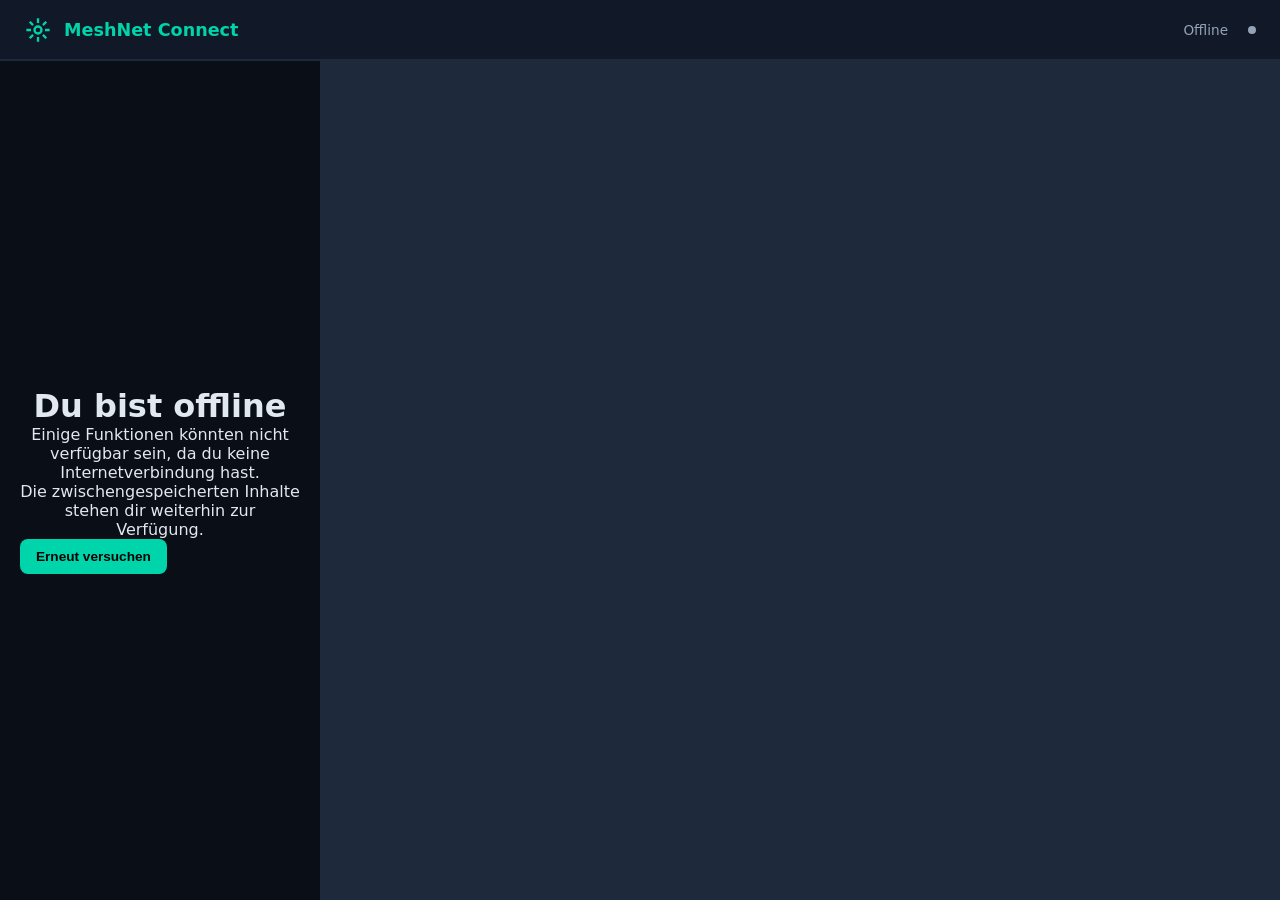
<file: offline.html>
<!DOCTYPE html>
<html lang="de">
<head>
    <meta charset="UTF-8">
    <meta name="viewport" content="width=device-width, initial-scale=1.0">
    <title>MeshNet Connect — Offline</title>
    <link rel="stylesheet" href="css/main.css">
    <link rel="stylesheet" href="css/mesh.css">
    <link rel="manifest" href="manifest.json">
    <meta name="theme-color" content="#00d4aa">
</head>
<body>
    <div class="app">
        <header class="header">
            <div class="logo">
                <svg viewBox="0 0 24 24" fill="none" stroke="currentColor" stroke-width="2">
                    <circle cx="12" cy="12" r="3"/>
                    <path d="M12 2v4M12 18v4M2 12h4M18 12h4M4.93 4.93l2.83 2.83M16.24 16.24l2.83 2.83M4.93 19.07l2.83-2.83M16.24 7.76l2.83-2.83"/>
                </svg>
                MeshNet Connect
            </div>
            <div class="status-bar">
                <span id="netStatus">Offline</span>
                <div class="status-dot" id="statusDot"></div>
            </div>
        </header>

        <main class="main-area" style="display: flex; align-items: center; justify-content: center; text-align: center; padding: 20px;">
            <div>
                <h1>Du bist offline</h1>
                <p>Einige Funktionen könnten nicht verfügbar sein, da du keine Internetverbindung hast.</p>
                <p>Die zwischengespeicherten Inhalte stehen dir weiterhin zur Verfügung.</p>
                <button class="btn btn-primary" onclick="window.location.reload();">
                    Erneut versuchen
                </button>
            </div>
        </main>
    </div>
</body>
</html>
</file>
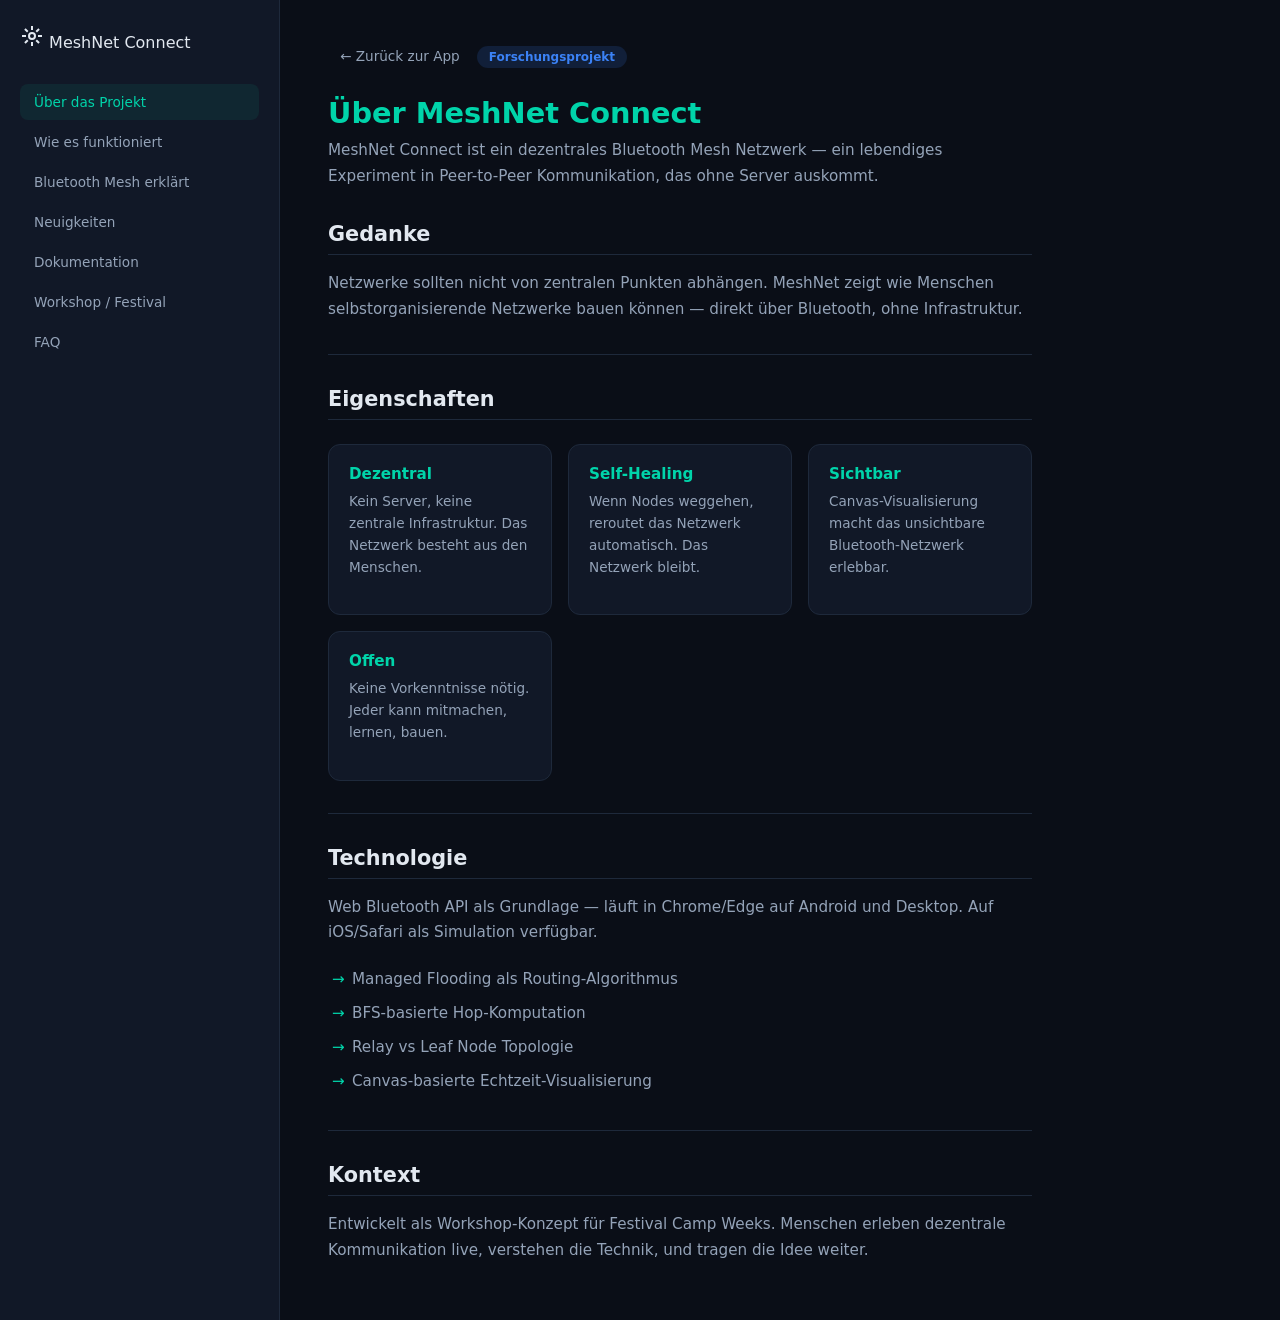
<file: info/about.html>
<!DOCTYPE html>
<html lang="de">
<head>
    <meta charset="UTF-8">
    <meta name="viewport" content="width=device-width, initial-scale=1.0">
    <title>Über MeshNet Connect</title>
    <link rel="stylesheet" href="../css/main.css">
    <link rel="stylesheet" href="../css/info.css">
</head>
<body>
    <div class="info-layout">
        <aside class="info-sidebar">
            <div class="logo">
                <svg viewBox="0 0 24 24" fill="none" stroke="currentColor" stroke-width="2" style="width:24px;height:24px">
                    <circle cx="12" cy="12" r="3"/>
                    <path d="M12 2v4M12 18v4M2 12h4M18 12h4M4.93 4.93l2.83 2.83M16.24 16.24l2.83 2.83M4.93 19.07l2.83-2.83M16.24 7.76l2.83-2.83"/>
                </svg>
                MeshNet Connect
            </div>
            <nav class="info-nav">
                <a href="about.html" class="active">Über das Projekt</a>
                <a href="how-it-works.html">Wie es funktioniert</a>
                <a href="bluetooth-mesh.html">Bluetooth Mesh erklärt</a>
                <a href="news.html">Neuigkeiten</a>
                <a href="docs.html">Dokumentation</a>
                <a href="workshop.html">Workshop / Festival</a>
                <a href="faq.html">FAQ</a>
            </nav>
        </aside>
        <main class="info-content">
            <a href="../index.html" class="info-back">← Zurück zur App</a>
            <span class="info-badge research">Forschungsprojekt</span>
            <h1>Über MeshNet Connect</h1>
            <p>MeshNet Connect ist ein dezentrales Bluetooth Mesh Netzwerk — ein lebendiges Experiment in Peer-to-Peer Kommunikation, das ohne Server auskommt.</p>
            
            <h2>Gedanke</h2>
            <p>Netzwerke sollten nicht von zentralen Punkten abhängen. MeshNet zeigt wie Menschen selbstorganisierende Netzwerke bauen können — direkt über Bluetooth, ohne Infrastruktur.</p>
            
            <div class="info-divider"></div>
            
            <h2>Eigenschaften</h2>
            <div class="info-grid">
                <div class="info-card">
                    <h3>Dezentral</h3>
                    <p>Kein Server, keine zentrale Infrastruktur. Das Netzwerk besteht aus den Menschen.</p>
                </div>
                <div class="info-card">
                    <h3>Self-Healing</h3>
                    <p>Wenn Nodes weggehen, reroutet das Netzwerk automatisch. Das Netzwerk bleibt.</p>
                </div>
                <div class="info-card">
                    <h3>Sichtbar</h3>
                    <p>Canvas-Visualisierung macht das unsichtbare Bluetooth-Netzwerk erlebbar.</p>
                </div>
                <div class="info-card">
                    <h3>Offen</h3>
                    <p>Keine Vorkenntnisse nötig. Jeder kann mitmachen, lernen, bauen.</p>
                </div>
            </div>
            
            <div class="info-divider"></div>
            
            <h2>Technologie</h2>
            <p>Web Bluetooth API als Grundlage — läuft in Chrome/Edge auf Android und Desktop. Auf iOS/Safari als Simulation verfügbar.</p>
            <ul>
                <li>Managed Flooding als Routing-Algorithmus</li>
                <li>BFS-basierte Hop-Komputation</li>
                <li>Relay vs Leaf Node Topologie</li>
                <li>Canvas-basierte Echtzeit-Visualisierung</li>
            </ul>
            
            <div class="info-divider"></div>
            
            <h2>Kontext</h2>
            <p>Entwickelt als Workshop-Konzept für Festival Camp Weeks. Menschen erleben dezentrale Kommunikation live, verstehen die Technik, und tragen die Idee weiter.</p>
        </main>
    </div>
</body>
</html>
</file>
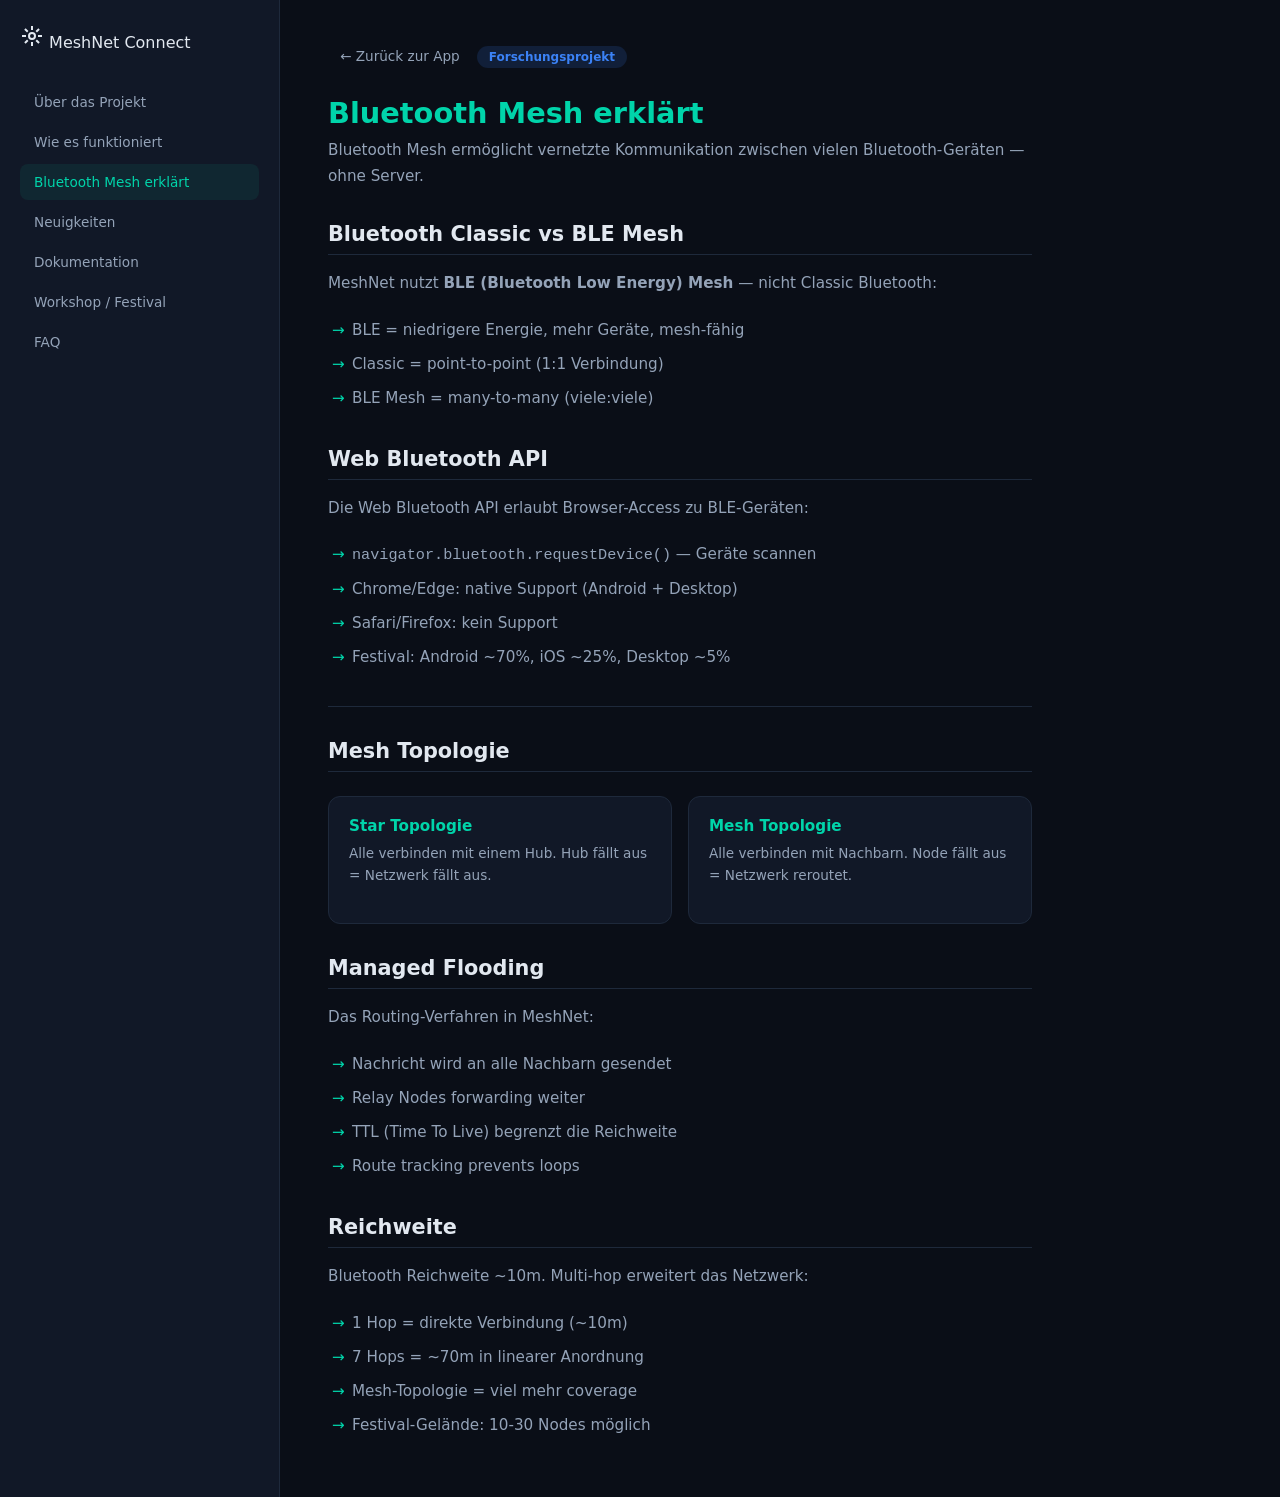
<file: info/bluetooth-mesh.html>
<!DOCTYPE html>
<html lang="de">
<head>
    <meta charset="UTF-8">
    <meta name="viewport" content="width=device-width, initial-scale=1.0">
    <title>Bluetooth Mesh erklärt</title>
    <link rel="stylesheet" href="../css/main.css">
    <link rel="stylesheet" href="../css/info.css">
</head>
<body>
    <div class="info-layout">
        <aside class="info-sidebar">
            <div class="logo">
                <svg viewBox="0 0 24 24" fill="none" stroke="currentColor" stroke-width="2" style="width:24px;height:24px">
                    <circle cx="12" cy="12" r="3"/>
                    <path d="M12 2v4M12 18v4M2 12h4M18 12h4M4.93 4.93l2.83 2.83M16.24 16.24l2.83 2.83M4.93 19.07l2.83-2.83M16.24 7.76l2.83-2.83"/>
                </svg>
                MeshNet Connect
            </div>
            <nav class="info-nav">
                <a href="about.html">Über das Projekt</a>
                <a href="how-it-works.html">Wie es funktioniert</a>
                <a href="bluetooth-mesh.html" class="active">Bluetooth Mesh erklärt</a>
                <a href="news.html">Neuigkeiten</a>
                <a href="docs.html">Dokumentation</a>
                <a href="workshop.html">Workshop / Festival</a>
                <a href="faq.html">FAQ</a>
            </nav>
        </aside>
        <main class="info-content">
            <a href="../index.html" class="info-back">← Zurück zur App</a>
            <span class="info-badge research">Forschungsprojekt</span>
            <h1>Bluetooth Mesh erklärt</h1>
            <p>Bluetooth Mesh ermöglicht vernetzte Kommunikation zwischen vielen Bluetooth-Geräten — ohne Server.</p>
            
            <h2>Bluetooth Classic vs BLE Mesh</h2>
            <p>MeshNet nutzt <strong>BLE (Bluetooth Low Energy) Mesh</strong> — nicht Classic Bluetooth:</p>
            <ul>
                <li>BLE = niedrigere Energie, mehr Geräte, mesh-fähig</li>
                <li>Classic = point-to-point (1:1 Verbindung)</li>
                <li>BLE Mesh = many-to-many (viele:viele)</li>
            </ul>
            
            <h2>Web Bluetooth API</h2>
            <p>Die Web Bluetooth API erlaubt Browser-Access zu BLE-Geräten:</p>
            <ul>
                <li><code>navigator.bluetooth.requestDevice()</code> — Geräte scannen</li>
                <li>Chrome/Edge: native Support (Android + Desktop)</li>
                <li>Safari/Firefox: kein Support</li>
                <li>Festival: Android ~70%, iOS ~25%, Desktop ~5%</li>
            </ul>
            
            <div class="info-divider"></div>
            
            <h2>Mesh Topologie</h2>
            <div class="info-grid">
                <div class="info-card">
                    <h3>Star Topologie</h3>
                    <p>Alle verbinden mit einem Hub. Hub fällt aus = Netzwerk fällt aus.</p>
                </div>
                <div class="info-card">
                    <h3>Mesh Topologie</h3>
                    <p>Alle verbinden mit Nachbarn. Node fällt aus = Netzwerk reroutet.</p>
                </div>
            </div>
            
            <h2>Managed Flooding</h2>
            <p>Das Routing-Verfahren in MeshNet:</p>
            <ul>
                <li>Nachricht wird an alle Nachbarn gesendet</li>
                <li>Relay Nodes forwarding weiter</li>
                <li>TTL (Time To Live) begrenzt die Reichweite</li>
                <li>Route tracking prevents loops</li>
            </ul>
            
            <h2>Reichweite</h2>
            <p>Bluetooth Reichweite ~10m. Multi-hop erweitert das Netzwerk:</p>
            <ul>
                <li>1 Hop = direkte Verbindung (~10m)</li>
                <li>7 Hops = ~70m in linearer Anordnung</li>
                <li>Mesh-Topologie = viel mehr coverage</li>
                <li>Festival-Gelände: 10-30 Nodes möglich</li>
            </ul>
        </main>
    </div>
</body>
</html>
</file>
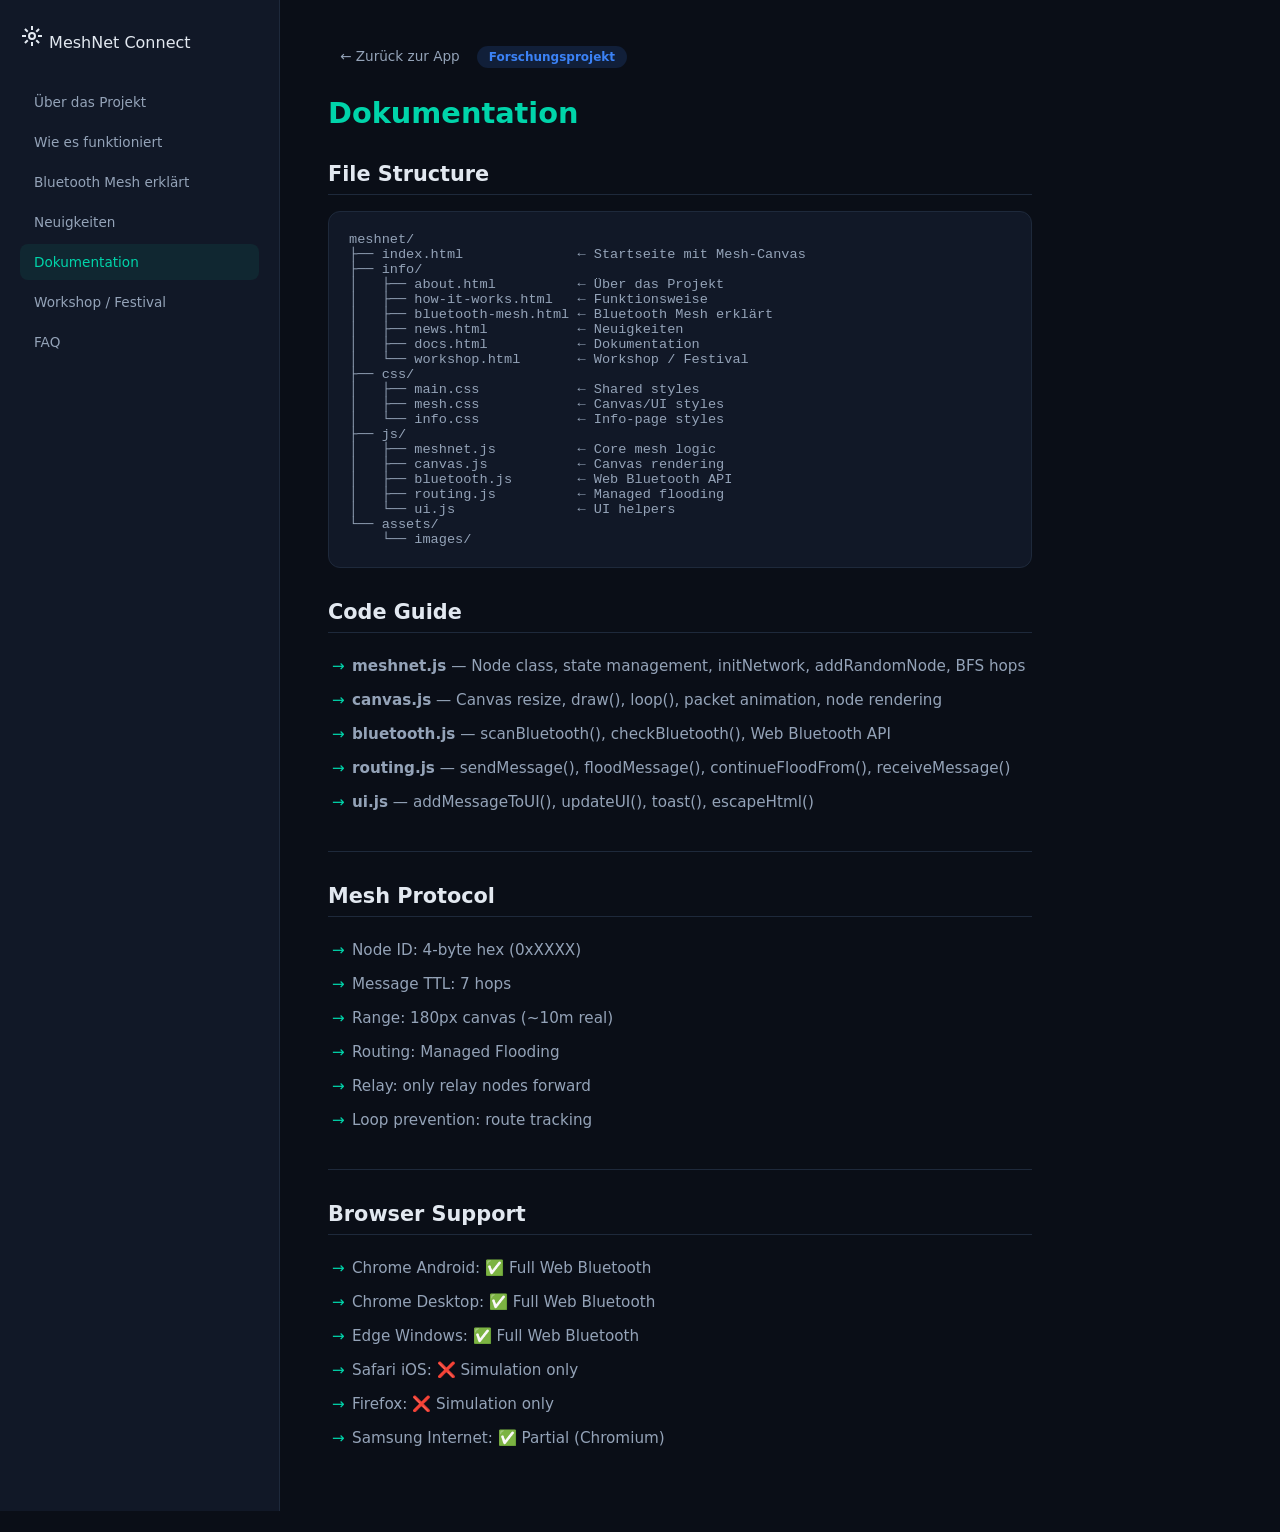
<file: info/docs.html>
<!DOCTYPE html>
<html lang="de">
<head>
    <meta charset="UTF-8">
    <meta name="viewport" content="width=device-width, initial-scale=1.0">
    <title>Dokumentation</title>
    <link rel="stylesheet" href="../css/main.css">
    <link rel="stylesheet" href="../css/info.css">
</head>
<body>
    <div class="info-layout">
        <aside class="info-sidebar">
            <div class="logo">
                <svg viewBox="0 0 24 24" fill="none" stroke="currentColor" stroke-width="2" style="width:24px;height:24px">
                    <circle cx="12" cy="12" r="3"/>
                    <path d="M12 2v4M12 18v4M2 12h4M18 12h4M4.93 4.93l2.83 2.83M16.24 16.24l2.83 2.83M4.93 19.07l2.83-2.83M16.24 7.76l2.83-2.83"/>
                </svg>
                MeshNet Connect
            </div>
            <nav class="info-nav">
                <a href="about.html">Über das Projekt</a>
                <a href="how-it-works.html">Wie es funktioniert</a>
                <a href="bluetooth-mesh.html">Bluetooth Mesh erklärt</a>
                <a href="news.html">Neuigkeiten</a>
                <a href="docs.html" class="active">Dokumentation</a>
                <a href="workshop.html">Workshop / Festival</a>
                <a href="faq.html">FAQ</a>
            </nav>
        </aside>
        <main class="info-content">
            <a href="../index.html" class="info-back">← Zurück zur App</a>
            <span class="info-badge research">Forschungsprojekt</span>
            <h1>Dokumentation</h1>
            
            <h2>File Structure</h2>
            <pre style="background:var(--panel);padding:20px;border-radius:12px;border:1px solid var(--border);font-size:0.85rem;color:var(--text2);margin:16px 0;overflow-x:auto;">
meshnet/
├── index.html              ← Startseite mit Mesh-Canvas
├── info/
│   ├── about.html          ← Über das Projekt
│   ├── how-it-works.html   ← Funktionsweise
│   ├── bluetooth-mesh.html ← Bluetooth Mesh erklärt
│   ├── news.html           ← Neuigkeiten
│   ├── docs.html           ← Dokumentation
│   └── workshop.html       ← Workshop / Festival
├── css/
│   ├── main.css            ← Shared styles
│   ├── mesh.css            ← Canvas/UI styles
│   └── info.css            ← Info-page styles
├── js/
│   ├── meshnet.js          ← Core mesh logic
│   ├── canvas.js           ← Canvas rendering
│   ├── bluetooth.js        ← Web Bluetooth API
│   ├── routing.js          ← Managed flooding
│   └── ui.js               ← UI helpers
└── assets/
    └── images/
</pre>
            
            <h2>Code Guide</h2>
            <ul>
                <li><strong>meshnet.js</strong> — Node class, state management, initNetwork, addRandomNode, BFS hops</li>
                <li><strong>canvas.js</strong> — Canvas resize, draw(), loop(), packet animation, node rendering</li>
                <li><strong>bluetooth.js</strong> — scanBluetooth(), checkBluetooth(), Web Bluetooth API</li>
                <li><strong>routing.js</strong> — sendMessage(), floodMessage(), continueFloodFrom(), receiveMessage()</li>
                <li><strong>ui.js</strong> — addMessageToUI(), updateUI(), toast(), escapeHtml()</li>
            </ul>
            
            <div class="info-divider"></div>
            
            <h2>Mesh Protocol</h2>
            <ul>
                <li>Node ID: 4-byte hex (0xXXXX)</li>
                <li>Message TTL: 7 hops</li>
                <li>Range: 180px canvas (~10m real)</li>
                <li>Routing: Managed Flooding</li>
                <li>Relay: only relay nodes forward</li>
                <li>Loop prevention: route tracking</li>
            </ul>
            
            <div class="info-divider"></div>
            
            <h2>Browser Support</h2>
            <ul>
                <li>Chrome Android: ✅ Full Web Bluetooth</li>
                <li>Chrome Desktop: ✅ Full Web Bluetooth</li>
                <li>Edge Windows: ✅ Full Web Bluetooth</li>
                <li>Safari iOS: ❌ Simulation only</li>
                <li>Firefox: ❌ Simulation only</li>
                <li>Samsung Internet: ✅ Partial (Chromium)</li>
            </ul>
        </main>
    </div>
</body>
</html>
</file>
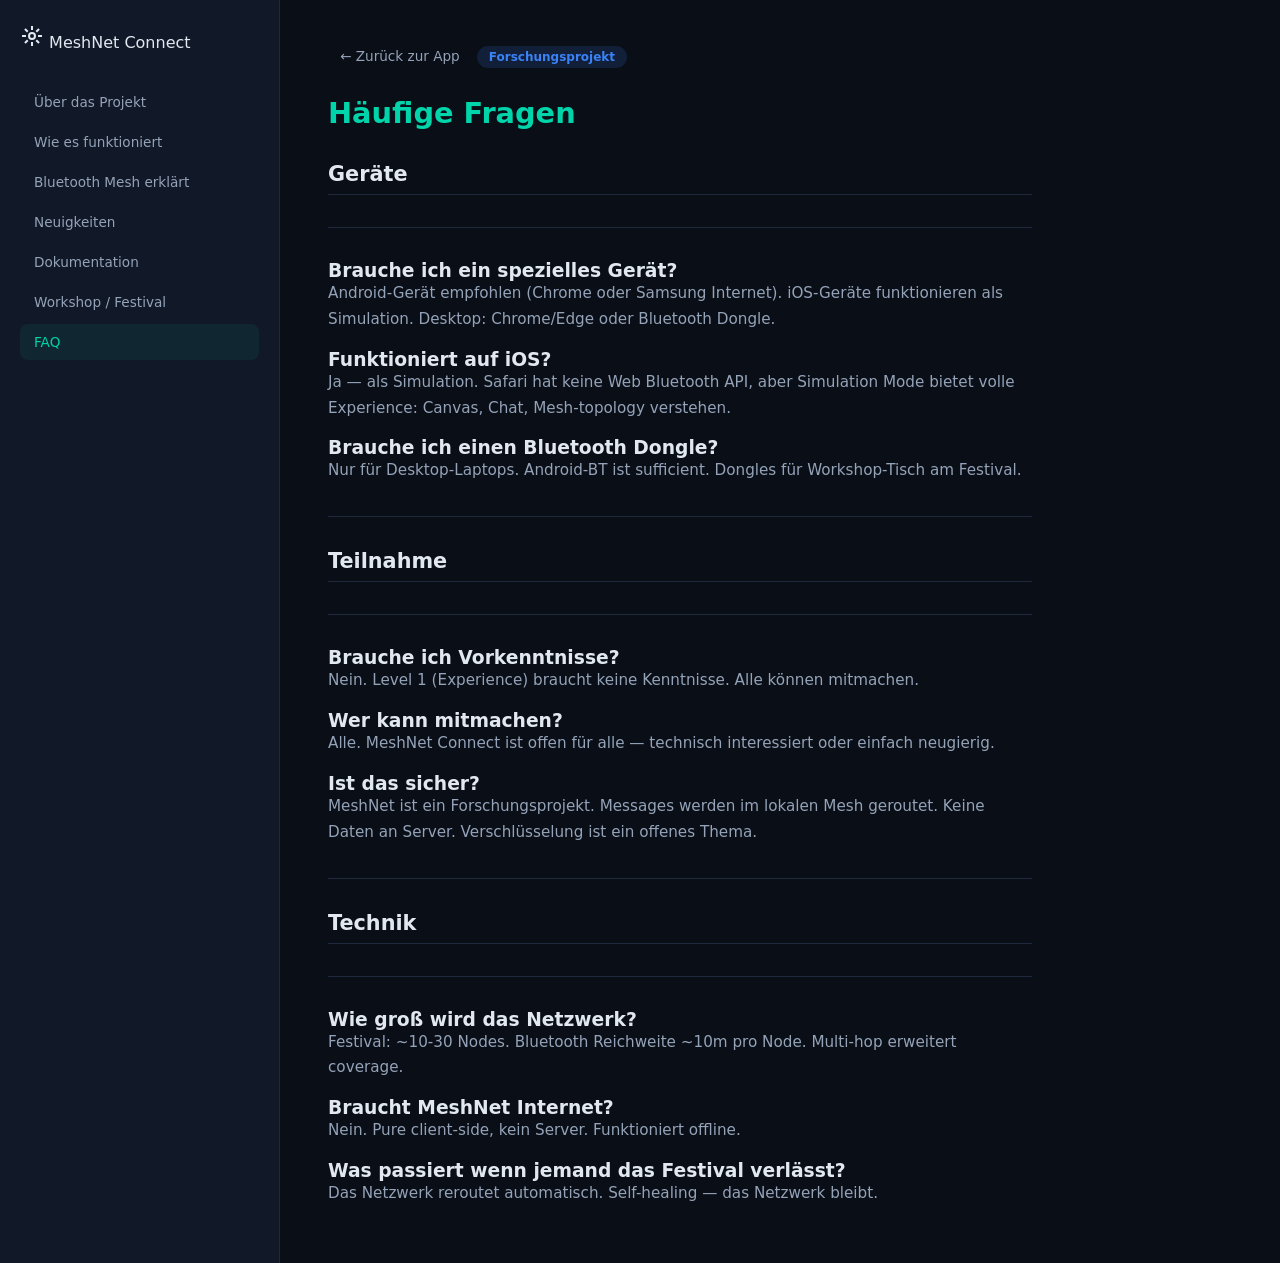
<file: info/faq.html>
<!DOCTYPE html>
<html lang="de">
<head>
    <meta charset="UTF-8">
    <meta name="viewport" content="width=device-width, initial-scale=1.0">
    <title>FAQ</title>
    <link rel="stylesheet" href="../css/main.css">
    <link rel="stylesheet" href="../css/info.css">
</head>
<body>
    <div class="info-layout">
        <aside class="info-sidebar">
            <div class="logo">
                <svg viewBox="0 0 24 24" fill="none" stroke="currentColor" stroke-width="2" style="width:24px;height:24px">
                    <circle cx="12" cy="12" r="3"/>
                    <path d="M12 2v4M12 18v4M2 12h4M18 12h4M4.93 4.93l2.83 2.83M16.24 16.24l2.83 2.83M4.93 19.07l2.83-2.83M16.24 7.76l2.83-2.83"/>
                </svg>
                MeshNet Connect
            </div>
            <nav class="info-nav">
                <a href="about.html">Über das Projekt</a>
                <a href="how-it-works.html">Wie es funktioniert</a>
                <a href="bluetooth-mesh.html">Bluetooth Mesh erklärt</a>
                <a href="news.html">Neuigkeiten</a>
                <a href="docs.html">Dokumentation</a>
                <a href="workshop.html">Workshop / Festival</a>
                <a href="faq.html" class="active">FAQ</a>
            </nav>
        </aside>
        <main class="info-content">
            <a href="../index.html" class="info-back">← Zurück zur App</a>
            <span class="info-badge research">Forschungsprojekt</span>
            <h1>Häufige Fragen</h1>
            
            <h2>Geräte</h2>
            <div class="info-divider"></div>
            <h3>Brauche ich ein spezielles Gerät?</h3>
            <p>Android-Gerät empfohlen (Chrome oder Samsung Internet). iOS-Geräte funktionieren als Simulation. Desktop: Chrome/Edge oder Bluetooth Dongle.</p>
            
            <h3>Funktioniert auf iOS?</h3>
            <p>Ja — als Simulation. Safari hat keine Web Bluetooth API, aber Simulation Mode bietet volle Experience: Canvas, Chat, Mesh-topology verstehen.</p>
            
            <h3>Brauche ich einen Bluetooth Dongle?</h3>
            <p>Nur für Desktop-Laptops. Android-BT ist sufficient. Dongles für Workshop-Tisch am Festival.</p>
            
            <div class="info-divider"></div>
            
            <h2>Teilnahme</h2>
            <div class="info-divider"></div>
            <h3>Brauche ich Vorkenntnisse?</h3>
            <p>Nein. Level 1 (Experience) braucht keine Kenntnisse. Alle können mitmachen.</p>
            
            <h3>Wer kann mitmachen?</h3>
            <p>Alle. MeshNet Connect ist offen für alle — technisch interessiert oder einfach neugierig.</p>
            
            <h3>Ist das sicher?</h3>
            <p>MeshNet ist ein Forschungsprojekt. Messages werden im lokalen Mesh geroutet. Keine Daten an Server. Verschlüsselung ist ein offenes Thema.</p>
            
            <div class="info-divider"></div>
            
            <h2>Technik</h2>
            <div class="info-divider"></div>
            <h3>Wie groß wird das Netzwerk?</h3>
            <p>Festival: ~10-30 Nodes. Bluetooth Reichweite ~10m pro Node. Multi-hop erweitert coverage.</p>
            
            <h3>Braucht MeshNet Internet?</h3>
            <p>Nein. Pure client-side, kein Server. Funktioniert offline.</p>
            
            <h3>Was passiert wenn jemand das Festival verlässt?</h3>
            <p>Das Netzwerk reroutet automatisch. Self-healing — das Netzwerk bleibt.</p>
        </main>
    </div>
</body>
</html>
</file>
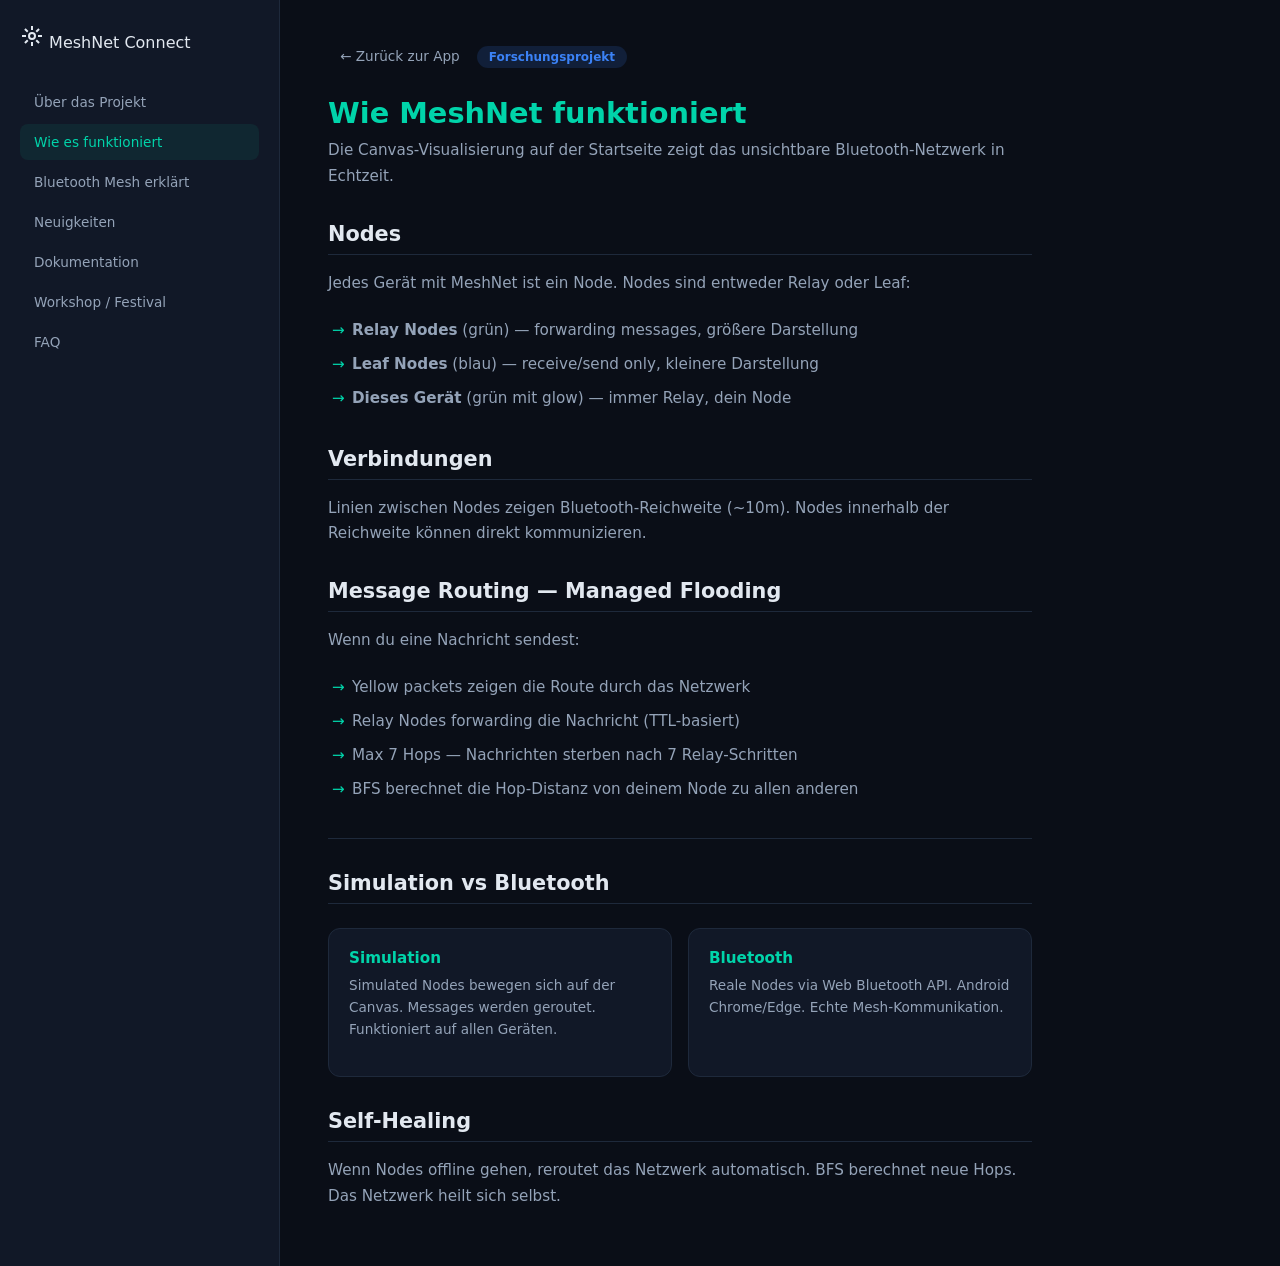
<file: info/how-it-works.html>
<!DOCTYPE html>
<html lang="de">
<head>
    <meta charset="UTF-8">
    <meta name="viewport" content="width=device-width, initial-scale=1.0">
    <title>Wie MeshNet funktioniert</title>
    <link rel="stylesheet" href="../css/main.css">
    <link rel="stylesheet" href="../css/info.css">
</head>
<body>
    <div class="info-layout">
        <aside class="info-sidebar">
            <div class="logo">
                <svg viewBox="0 0 24 24" fill="none" stroke="currentColor" stroke-width="2" style="width:24px;height:24px">
                    <circle cx="12" cy="12" r="3"/>
                    <path d="M12 2v4M12 18v4M2 12h4M18 12h4M4.93 4.93l2.83 2.83M16.24 16.24l2.83 2.83M4.93 19.07l2.83-2.83M16.24 7.76l2.83-2.83"/>
                </svg>
                MeshNet Connect
            </div>
            <nav class="info-nav">
                <a href="about.html">Über das Projekt</a>
                <a href="how-it-works.html" class="active">Wie es funktioniert</a>
                <a href="bluetooth-mesh.html">Bluetooth Mesh erklärt</a>
                <a href="news.html">Neuigkeiten</a>
                <a href="docs.html">Dokumentation</a>
                <a href="workshop.html">Workshop / Festival</a>
                <a href="faq.html">FAQ</a>
            </nav>
        </aside>
        <main class="info-content">
            <a href="../index.html" class="info-back">← Zurück zur App</a>
            <span class="info-badge research">Forschungsprojekt</span>
            <h1>Wie MeshNet funktioniert</h1>
            <p>Die Canvas-Visualisierung auf der Startseite zeigt das unsichtbare Bluetooth-Netzwerk in Echtzeit.</p>
            
            <h2>Nodes</h2>
            <p>Jedes Gerät mit MeshNet ist ein Node. Nodes sind entweder Relay oder Leaf:</p>
            <ul>
                <li><strong>Relay Nodes</strong> (grün) — forwarding messages, größere Darstellung</li>
                <li><strong>Leaf Nodes</strong> (blau) — receive/send only, kleinere Darstellung</li>
                <li><strong>Dieses Gerät</strong> (grün mit glow) — immer Relay, dein Node</li>
            </ul>
            
            <h2>Verbindungen</h2>
            <p>Linien zwischen Nodes zeigen Bluetooth-Reichweite (~10m). Nodes innerhalb der Reichweite können direkt kommunizieren.</p>
            
            <h2>Message Routing — Managed Flooding</h2>
            <p>Wenn du eine Nachricht sendest:</p>
            <ul>
                <li>Yellow packets zeigen die Route durch das Netzwerk</li>
                <li>Relay Nodes forwarding die Nachricht (TTL-basiert)</li>
                <li>Max 7 Hops — Nachrichten sterben nach 7 Relay-Schritten</li>
                <li>BFS berechnet die Hop-Distanz von deinem Node zu allen anderen</li>
            </ul>
            
            <div class="info-divider"></div>
            
            <h2>Simulation vs Bluetooth</h2>
            <div class="info-grid">
                <div class="info-card">
                    <h3>Simulation</h3>
                    <p>Simulated Nodes bewegen sich auf der Canvas. Messages werden geroutet. Funktioniert auf allen Geräten.</p>
                </div>
                <div class="info-card">
                    <h3>Bluetooth</h3>
                    <p>Reale Nodes via Web Bluetooth API. Android Chrome/Edge. Echte Mesh-Kommunikation.</p>
                </div>
            </div>
            
            <h2>Self-Healing</h2>
            <p>Wenn Nodes offline gehen, reroutet das Netzwerk automatisch. BFS berechnet neue Hops. Das Netzwerk heilt sich selbst.</p>
        </main>
    </div>
</body>
</html>
</file>
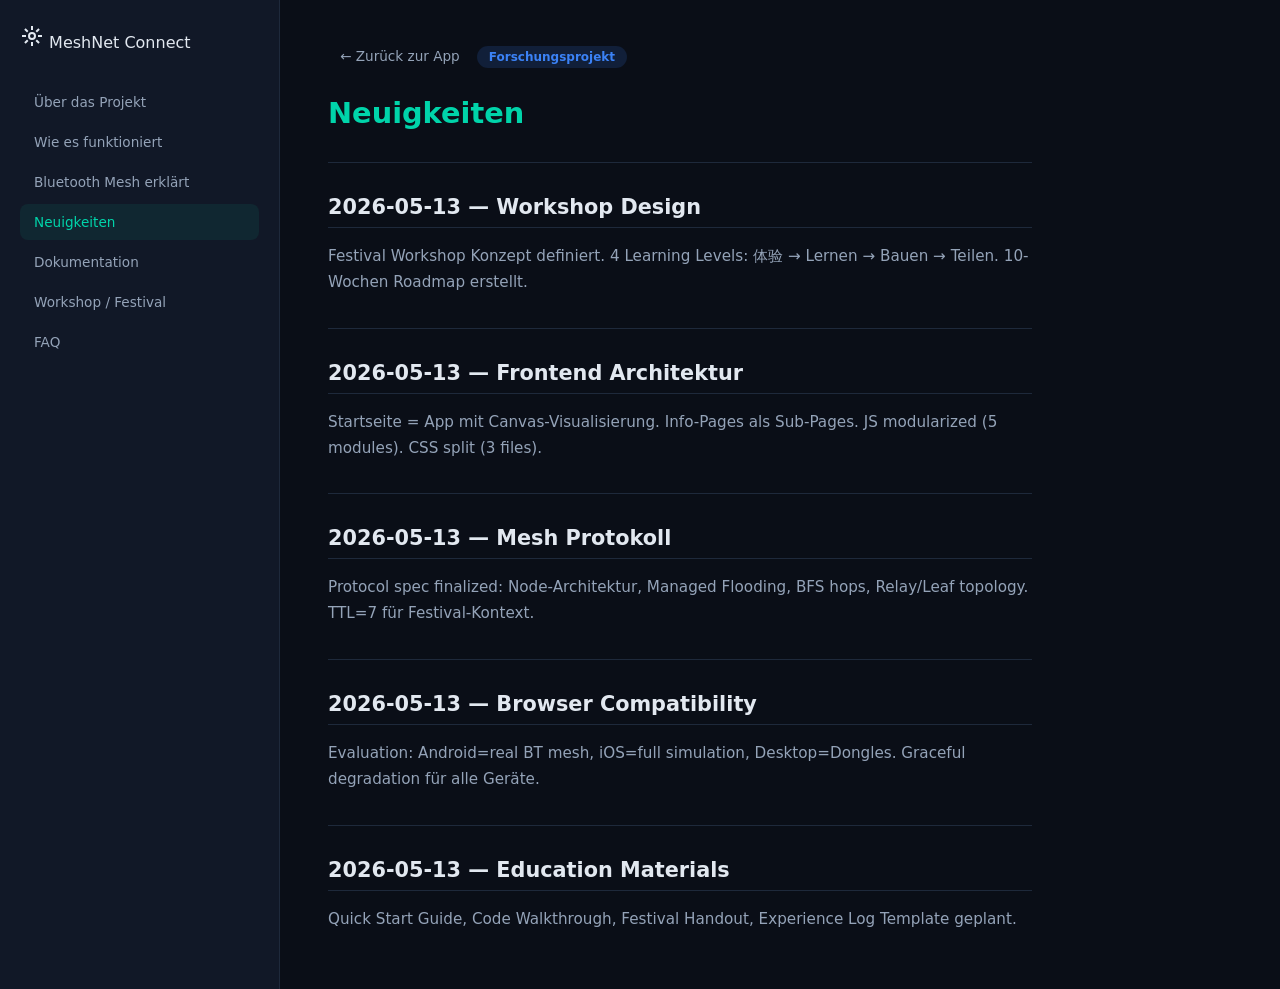
<file: info/news.html>
<!DOCTYPE html>
<html lang="de">
<head>
    <meta charset="UTF-8">
    <meta name="viewport" content="width=device-width, initial-scale=1.0">
    <title>Neuigkeiten</title>
    <link rel="stylesheet" href="../css/main.css">
    <link rel="stylesheet" href="../css/info.css">
</head>
<body>
    <div class="info-layout">
        <aside class="info-sidebar">
            <div class="logo">
                <svg viewBox="0 0 24 24" fill="none" stroke="currentColor" stroke-width="2" style="width:24px;height:24px">
                    <circle cx="12" cy="12" r="3"/>
                    <path d="M12 2v4M12 18v4M2 12h4M18 12h4M4.93 4.93l2.83 2.83M16.24 16.24l2.83 2.83M4.93 19.07l2.83-2.83M16.24 7.76l2.83-2.83"/>
                </svg>
                MeshNet Connect
            </div>
            <nav class="info-nav">
                <a href="about.html">Über das Projekt</a>
                <a href="how-it-works.html">Wie es funktioniert</a>
                <a href="bluetooth-mesh.html">Bluetooth Mesh erklärt</a>
                <a href="news.html" class="active">Neuigkeiten</a>
                <a href="docs.html">Dokumentation</a>
                <a href="workshop.html">Workshop / Festival</a>
                <a href="faq.html">FAQ</a>
            </nav>
        </aside>
        <main class="info-content">
            <a href="../index.html" class="info-back">← Zurück zur App</a>
            <span class="info-badge research">Forschungsprojekt</span>
            <h1>Neuigkeiten</h1>
            
            <div class="info-divider"></div>
            
            <h2>2026-05-13 — Workshop Design</h2>
            <p>Festival Workshop Konzept definiert. 4 Learning Levels: 体验 → Lernen → Bauen → Teilen. 10-Wochen Roadmap erstellt.</p>
            
            <div class="info-divider"></div>
            
            <h2>2026-05-13 — Frontend Architektur</h2>
            <p>Startseite = App mit Canvas-Visualisierung. Info-Pages als Sub-Pages. JS modularized (5 modules). CSS split (3 files).</p>
            
            <div class="info-divider"></div>
            
            <h2>2026-05-13 — Mesh Protokoll</h2>
            <p>Protocol spec finalized: Node-Architektur, Managed Flooding, BFS hops, Relay/Leaf topology. TTL=7 für Festival-Kontext.</p>
            
            <div class="info-divider"></div>
            
            <h2>2026-05-13 — Browser Compatibility</h2>
            <p>Evaluation: Android=real BT mesh, iOS=full simulation, Desktop=Dongles. Graceful degradation für alle Geräte.</p>
            
            <div class="info-divider"></div>
            
            <h2>2026-05-13 — Education Materials</h2>
            <p>Quick Start Guide, Code Walkthrough, Festival Handout, Experience Log Template geplant.</p>
        </main>
    </div>
</body>
</html>
</file>
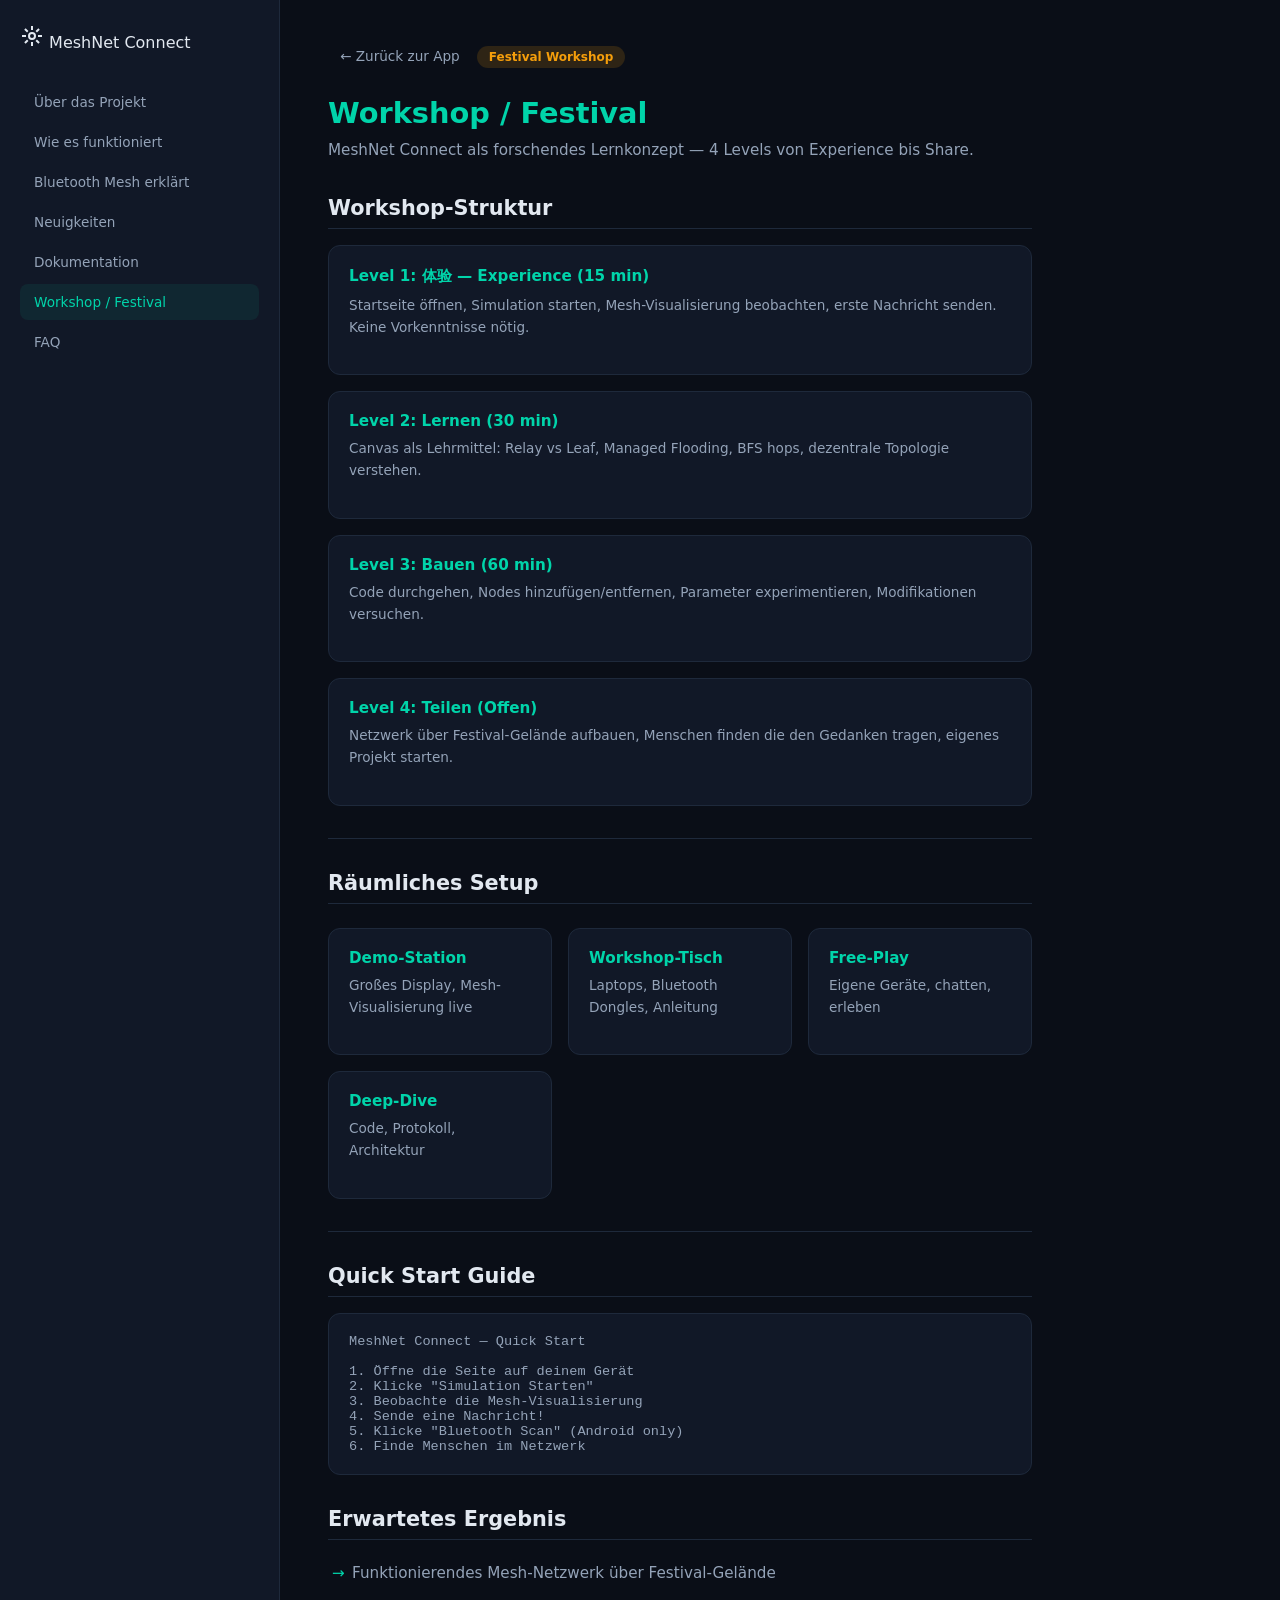
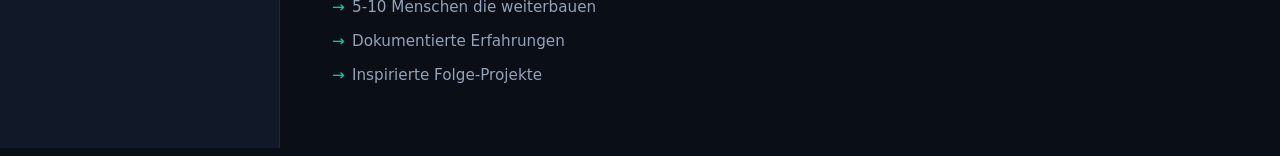
<file: info/workshop.html>
<!DOCTYPE html>
<html lang="de">
<head>
    <meta charset="UTF-8">
    <meta name="viewport" content="width=device-width, initial-scale=1.0">
    <title>Workshop / Festival</title>
    <link rel="stylesheet" href="../css/main.css">
    <link rel="stylesheet" href="../css/info.css">
</head>
<body>
    <div class="info-layout">
        <aside class="info-sidebar">
            <div class="logo">
                <svg viewBox="0 0 24 24" fill="none" stroke="currentColor" stroke-width="2" style="width:24px;height:24px">
                    <circle cx="12" cy="12" r="3"/>
                    <path d="M12 2v4M12 18v4M2 12h4M18 12h4M4.93 4.93l2.83 2.83M16.24 16.24l2.83 2.83M4.93 19.07l2.83-2.83M16.24 7.76l2.83-2.83"/>
                </svg>
                MeshNet Connect
            </div>
            <nav class="info-nav">
                <a href="about.html">Über das Projekt</a>
                <a href="how-it-works.html">Wie es funktioniert</a>
                <a href="bluetooth-mesh.html">Bluetooth Mesh erklärt</a>
                <a href="news.html">Neuigkeiten</a>
                <a href="docs.html">Dokumentation</a>
                <a href="workshop.html" class="active">Workshop / Festival</a>
                <a href="faq.html">FAQ</a>
            </nav>
        </aside>
        <main class="info-content">
            <a href="../index.html" class="info-back">← Zurück zur App</a>
            <span class="info-badge festival">Festival Workshop</span>
            <h1>Workshop / Festival</h1>
            <p>MeshNet Connect als forschendes Lernkonzept — 4 Levels von Experience bis Share.</p>
            
            <h2>Workshop-Struktur</h2>
            
            <div class="info-card" style="margin-bottom:16px">
                <h3>Level 1: 体验 — Experience (15 min)</h3>
                <p>Startseite öffnen, Simulation starten, Mesh-Visualisierung beobachten, erste Nachricht senden. Keine Vorkenntnisse nötig.</p>
            </div>
            
            <div class="info-card" style="margin-bottom:16px">
                <h3>Level 2: Lernen (30 min)</h3>
                <p>Canvas als Lehrmittel: Relay vs Leaf, Managed Flooding, BFS hops, dezentrale Topologie verstehen.</p>
            </div>
            
            <div class="info-card" style="margin-bottom:16px">
                <h3>Level 3: Bauen (60 min)</h3>
                <p>Code durchgehen, Nodes hinzufügen/entfernen, Parameter experimentieren, Modifikationen versuchen.</p>
            </div>
            
            <div class="info-card" style="margin-bottom:16px">
                <h3>Level 4: Teilen (Offen)</h3>
                <p>Netzwerk über Festival-Gelände aufbauen, Menschen finden die den Gedanken tragen, eigenes Projekt starten.</p>
            </div>
            
            <div class="info-divider"></div>
            
            <h2>Räumliches Setup</h2>
            <div class="info-grid">
                <div class="info-card">
                    <h3>Demo-Station</h3>
                    <p>Großes Display, Mesh-Visualisierung live</p>
                </div>
                <div class="info-card">
                    <h3>Workshop-Tisch</h3>
                    <p>Laptops, Bluetooth Dongles, Anleitung</p>
                </div>
                <div class="info-card">
                    <h3>Free-Play</h3>
                    <p>Eigene Geräte, chatten, erleben</p>
                </div>
                <div class="info-card">
                    <h3>Deep-Dive</h3>
                    <p>Code, Protokoll, Architektur</p>
                </div>
            </div>
            
            <div class="info-divider"></div>
            
            <h2>Quick Start Guide</h2>
            <pre style="background:var(--panel);padding:20px;border-radius:12px;border:1px solid var(--border);font-size:0.85rem;color:var(--text2);margin:16px 0;overflow-x:auto;">
MeshNet Connect — Quick Start

1. Öffne die Seite auf deinem Gerät
2. Klicke "Simulation Starten"
3. Beobachte die Mesh-Visualisierung
4. Sende eine Nachricht!
5. Klicke "Bluetooth Scan" (Android only)
6. Finde Menschen im Netzwerk
</pre>
            
            <h2>Erwartetes Ergebnis</h2>
            <ul>
                <li>Funktionierendes Mesh-Netzwerk über Festival-Gelände</li>
                <li>5-10 Menschen die weiterbauen</li>
                <li>Dokumentierte Erfahrungen</li>
                <li>Inspirierte Folge-Projekte</li>
            </ul>
        </main>
    </div>
</body>
</html>
</file>
<file: css/main.css>
/* === MeshNet Connect — Shared Styles === */

:root {
    --bg: #0a0e17;
    --panel: #111827;
    --panel2: #1a2236;
    --panel3: #243047;
    --accent: #00d4aa;
    --accent2: #3b82f6;
    --accent3: #10b981;
    --text: #e2e8f0;
    --text2: #94a3b8;
    --danger: #ef4444;
    --warning: #f59e0b;
    --success: #22c55e;
    --border: #1e293b;
}

* { margin: 0; padding: 0; box-sizing: border-box; }

body {
    font-family: 'Segoe UI', system-ui, sans-serif;
    background: var(--bg);
    color: var(--text);
    min-height: 100vh;
    overflow-x: hidden;
}

a { color: var(--accent); text-decoration: none; }
a:hover { color: var(--accent3); }

::selection { background: var(--accent); color: #000; }

::-webkit-scrollbar { width: 6px; }
::-webkit-scrollbar-track { background: transparent; }
::-webkit-scrollbar-thumb { background: #334155; border-radius: 3px; }
</file>
<file: css/mesh.css>
/* === MeshNet Connect — Canvas & UI Styles === */

/* === Layout === */
.app {
    display: grid;
    grid-template-columns: 320px 1fr 340px;
    grid-template-rows: 60px 1fr;
    height: 100vh;
    gap: 1px;
    background: var(--border);
}

.header {
    grid-column: 1 / -1;
    background: var(--panel);
    display: flex;
    align-items: center;
    justify-content: space-between;
    padding: 0 24px;
    border-bottom: 1px solid var(--border);
}

.left-panel, .right-panel {
    background: var(--panel);
    display: flex;
    flex-direction: column;
    overflow: hidden;
}

.main-area {
    background: var(--bg);
    position: relative;
    overflow: hidden;
}

/* === Header === */
.logo {
    display: flex;
    align-items: center;
    gap: 12px;
    font-weight: 700;
    font-size: 1.1rem;
    color: var(--accent);
}

.logo svg { width: 28px; height: 28px; }

.status-bar {
    display: flex;
    align-items: center;
    gap: 20px;
    font-size: 0.85rem;
    color: var(--text2);
}

.status-dot {
    width: 8px; height: 8px;
    border-radius: 50%;
    background: var(--text2);
    position: relative;
}

.status-dot.active { background: var(--success); box-shadow: 0 0 8px var(--success); }
.status-dot.relay { background: var(--accent); box-shadow: 0 0 8px var(--accent); }

/* === Panels === */
.panel-title {
    padding: 16px 20px;
    font-size: 0.75rem;
    text-transform: uppercase;
    letter-spacing: 1.5px;
    color: var(--text2);
    border-bottom: 1px solid var(--border);
    font-weight: 600;
}

.controls {
    padding: 16px 20px;
    display: flex;
    flex-direction: column;
    gap: 10px;
}

/* === Buttons === */
.btn {
    padding: 10px 16px;
    border: none;
    border-radius: 8px;
    font-size: 0.85rem;
    font-weight: 600;
    cursor: pointer;
    transition: all 0.2s ease;
    display: flex;
    align-items: center;
    justify-content: center;
    gap: 8px;
}

.btn-primary {
    background: var(--accent);
    color: #000;
}
.btn-primary:hover { background: #00b894; transform: translateY(-1px); box-shadow: 0 4px 12px rgba(0,212,170,0.3); }

.btn-secondary {
    background: var(--panel2);
    color: var(--text);
    border: 1px solid var(--border);
}
.btn-secondary:hover { background: var(--panel3); border-color: var(--accent); }

.btn-danger {
    background: rgba(239,68,68,0.15);
    color: var(--danger);
    border: 1px solid rgba(239,68,68,0.3);
}
.btn-danger:hover { background: rgba(239,68,68,0.25); border-color: var(--danger); }

.btn:disabled { opacity: 0.4; cursor: not-allowed; transform: none !important; }

/* === Node List === */
.node-list {
    flex: 1;
    overflow-y: auto;
    padding: 8px;
}

.node-item {
    padding: 12px 14px;
    margin: 4px 8px;
    background: var(--panel2);
    border-radius: 10px;
    border: 1px solid var(--border);
    cursor: pointer;
    transition: all 0.2s ease;
    position: relative;
}
.node-item:hover { border-color: var(--accent); background: #1a2d3d; }
.node-item.active { border-color: var(--accent); background: rgba(0,212,170,0.08); }
.node-item.offline { opacity: 0.4; transition: opacity 0.3s ease; }

.node-header {
    display: flex;
    align-items: center;
    justify-content: space-between;
    margin-bottom: 6px;
}
.node-name { font-weight: 600; font-size: 0.9rem; }

.node-badge {
    font-size: 0.65rem;
    padding: 2px 8px;
    border-radius: 20px;
    font-weight: 700;
    text-transform: uppercase;
}
.badge-relay { background: rgba(0,212,170,0.15); color: var(--accent); }
.badge-leaf { background: rgba(59,130,246,0.15); color: var(--accent2); }
.badge-offline { background: rgba(148,163,184,0.15); color: var(--text2); }

.node-meta {
    font-size: 0.75rem;
    color: var(--text2);
    display: flex;
    gap: 12px;
}

.node-signal {
    display: flex;
    align-items: center;
    gap: 4px;
}
.signal-bar {
    width: 3px;
    background: var(--text2);
    border-radius: 2px;
    opacity: 0.3;
}
.signal-bar.on { opacity: 1; background: var(--success); }

/* === Chat === */
.chat-area {
    flex: 1;
    display: flex;
    flex-direction: column;
    overflow: hidden;
}

.messages {
    flex: 1;
    overflow-y: auto;
    padding: 16px;
    display: flex;
    flex-direction: column;
    gap: 10px;
}

.msg {
    max-width: 85%;
    padding: 10px 14px;
    border-radius: 14px;
    font-size: 0.85rem;
    line-height: 1.5;
    position: relative;
    animation: msgIn 0.3s ease;
}
@keyframes msgIn {
    from { opacity: 0; transform: translateY(10px); }
    to { opacity: 1; transform: translateY(0); }
}
.msg-own {
    align-self: flex-end;
    background: var(--accent);
    color: #000;
    border-bottom-right-radius: 4px;
}
.msg-peer {
    align-self: flex-start;
    background: var(--panel2);
    border: 1px solid var(--border);
    border-bottom-left-radius: 4px;
}
.msg-meta {
    font-size: 0.7rem;
    opacity: 0.7;
    margin-top: 4px;
    display: flex;
    gap: 8px;
}
.msg-route { color: var(--accent); font-family: monospace; }
.msg-type { color: var(--accent2); font-size: 0.65rem; font-weight: 600; }

.msg-input-area {
    padding: 12px 16px;
    border-top: 1px solid var(--border);
    display: flex;
    gap: 8px;
}
.msg-input {
    flex: 1;
    background: var(--panel2);
    border: 1px solid var(--border);
    border-radius: 10px;
    padding: 10px 14px;
    color: var(--text);
    font-size: 0.9rem;
    outline: none;
}
.msg-input:focus { border-color: var(--accent); }

/* === Canvas === */
#meshCanvas {
    width: 100%;
    height: 100%;
    cursor: grab;
}
#meshCanvas:active { cursor: grabbing; }

/* === Overlays === */
.overlay {
    position: absolute;
    top: 16px; left: 16px;
    background: rgba(17,24,39,0.9);
    backdrop-filter: blur(10px);
    padding: 12px 16px;
    border-radius: 12px;
    border: 1px solid var(--border);
    font-size: 0.8rem;
    color: var(--text2);
    pointer-events: none;
    z-index: 10;
}
.overlay-row { display: flex; gap: 16px; }
.overlay-stat { text-align: center; }
.overlay-num { font-size: 1.3rem; font-weight: 700; color: var(--accent); }
.overlay-label { font-size: 0.7rem; text-transform: uppercase; letter-spacing: 1px; }

.legend {
    position: absolute;
    bottom: 16px; left: 16px;
    background: rgba(17,24,39,0.9);
    backdrop-filter: blur(10px);
    padding: 12px 16px;
    border-radius: 12px;
    border: 1px solid var(--border);
    font-size: 0.75rem;
    color: var(--text2);
    z-index: 10;
}
.legend-item { display: flex; align-items: center; gap: 8px; margin: 4px 0; }
.legend-dot { width: 10px; height: 10px; border-radius: 50%; }

/* === Toasts === */
.toast-container {
    position: fixed;
    bottom: 24px; right: 24px;
    display: flex;
    flex-direction: column;
    gap: 8px;
    z-index: 1000;
}
.toast {
    background: var(--panel);
    border: 1px solid var(--border);
    border-left: 3px solid var(--accent);
    padding: 12px 18px;
    border-radius: 8px;
    font-size: 0.85rem;
    animation: toastIn 0.3s ease;
    max-width: 320px;
    box-shadow: 0 10px 30px rgba(0,0,0,0.5);
}
.toast.error { border-left-color: var(--danger); }
.toast.warn { border-left-color: var(--warning); }
.toast.info { border-left-color: var(--accent2); }
.toast.success { border-left-color: var(--success); }
@keyframes toastIn {
    from { transform: translateX(100%); opacity: 0; }
    to { transform: translateX(0); opacity: 1; }
}

/* === Responsive === */
@media (max-width: 1100px) {
    .app { grid-template-columns: 260px 1fr 300px; }
}
@media (max-width: 900px) {
    .app { grid-template-columns: 1fr; grid-template-rows: 60px auto 1fr auto; }
    .left-panel, .right-panel { max-height: 300px; }
}
</file>
<file: meshnet/css/main.css>
/* === MeshNet Connect — Shared Styles === */

:root {
    --bg: #0a0e17;
    --panel: #111827;
    --panel2: #1a2236;
    --panel3: #243047;
    --accent: #00d4aa;
    --accent2: #3b82f6;
    --accent3: #10b981;
    --text: #e2e8f0;
    --text2: #94a3b8;
    --danger: #ef4444;
    --warning: #f59e0b;
    --success: #22c55e;
    --border: #1e293b;
}

* { margin: 0; padding: 0; box-sizing: border-box; }

body {
    font-family: 'Segoe UI', system-ui, sans-serif;
    background: var(--bg);
    color: var(--text);
    min-height: 100vh;
    overflow-x: hidden;
}

a { color: var(--accent); text-decoration: none; }
a:hover { color: var(--accent3); }

::selection { background: var(--accent); color: #000; }

::-webkit-scrollbar { width: 6px; }
::-webkit-scrollbar-track { background: transparent; }
::-webkit-scrollbar-thumb { background: #334155; border-radius: 3px; }
</file>
<file: meshnet/css/mesh.css>
/* === MeshNet Connect — Canvas & UI Styles === */

/* === Layout === */
.app {
    display: grid;
    grid-template-columns: 320px 1fr 340px;
    grid-template-rows: 60px 1fr;
    height: 100vh;
    gap: 1px;
    background: var(--border);
}

.header {
    grid-column: 1 / -1;
    background: var(--panel);
    display: flex;
    align-items: center;
    justify-content: space-between;
    padding: 0 24px;
    border-bottom: 1px solid var(--border);
}

.left-panel, .right-panel {
    background: var(--panel);
    display: flex;
    flex-direction: column;
    overflow: hidden;
}

.main-area {
    background: var(--bg);
    position: relative;
    overflow: hidden;
}

/* === Header === */
.logo {
    display: flex;
    align-items: center;
    gap: 12px;
    font-weight: 700;
    font-size: 1.1rem;
    color: var(--accent);
}

.logo svg { width: 28px; height: 28px; }

.status-bar {
    display: flex;
    align-items: center;
    gap: 20px;
    font-size: 0.85rem;
    color: var(--text2);
}

.status-dot {
    width: 8px; height: 8px;
    border-radius: 50%;
    background: var(--text2);
    position: relative;
}

.status-dot.active { background: var(--success); box-shadow: 0 0 8px var(--success); }
.status-dot.relay { background: var(--accent); box-shadow: 0 0 8px var(--accent); }

/* === Panels === */
.panel-title {
    padding: 16px 20px;
    font-size: 0.75rem;
    text-transform: uppercase;
    letter-spacing: 1.5px;
    color: var(--text2);
    border-bottom: 1px solid var(--border);
    font-weight: 600;
}

.controls {
    padding: 16px 20px;
    display: flex;
    flex-direction: column;
    gap: 10px;
}

/* === Buttons === */
.btn {
    padding: 10px 16px;
    border: none;
    border-radius: 8px;
    font-size: 0.85rem;
    font-weight: 600;
    cursor: pointer;
    transition: all 0.2s ease;
    display: flex;
    align-items: center;
    justify-content: center;
    gap: 8px;
}

.btn-primary {
    background: var(--accent);
    color: #000;
}
.btn-primary:hover { background: #00b894; transform: translateY(-1px); box-shadow: 0 4px 12px rgba(0,212,170,0.3); }

.btn-secondary {
    background: var(--panel2);
    color: var(--text);
    border: 1px solid var(--border);
}
.btn-secondary:hover { background: var(--panel3); border-color: var(--accent); }

.btn-danger {
    background: rgba(239,68,68,0.15);
    color: var(--danger);
    border: 1px solid rgba(239,68,68,0.3);
}
.btn-danger:hover { background: rgba(239,68,68,0.25); border-color: var(--danger); }

.btn:disabled { opacity: 0.4; cursor: not-allowed; transform: none !important; }

/* === Node List === */
.node-list {
    flex: 1;
    overflow-y: auto;
    padding: 8px;
}

.node-item {
    padding: 12px 14px;
    margin: 4px 8px;
    background: var(--panel2);
    border-radius: 10px;
    border: 1px solid var(--border);
    cursor: pointer;
    transition: all 0.2s ease;
    position: relative;
}
.node-item:hover { border-color: var(--accent); background: #1a2d3d; }
.node-item.active { border-color: var(--accent); background: rgba(0,212,170,0.08); }
.node-item.offline { opacity: 0.4; transition: opacity 0.3s ease; }

.node-header {
    display: flex;
    align-items: center;
    justify-content: space-between;
    margin-bottom: 6px;
}
.node-name { font-weight: 600; font-size: 0.9rem; }

.node-badge {
    font-size: 0.65rem;
    padding: 2px 8px;
    border-radius: 20px;
    font-weight: 700;
    text-transform: uppercase;
}
.badge-relay { background: rgba(0,212,170,0.15); color: var(--accent); }
.badge-leaf { background: rgba(59,130,246,0.15); color: var(--accent2); }
.badge-offline { background: rgba(148,163,184,0.15); color: var(--text2); }

.node-meta {
    font-size: 0.75rem;
    color: var(--text2);
    display: flex;
    gap: 12px;
}

.node-signal {
    display: flex;
    align-items: center;
    gap: 4px;
}
.signal-bar {
    width: 3px;
    background: var(--text2);
    border-radius: 2px;
    opacity: 0.3;
}
.signal-bar.on { opacity: 1; background: var(--success); }

/* === Chat === */
.chat-area {
    flex: 1;
    display: flex;
    flex-direction: column;
    overflow: hidden;
}

.messages {
    flex: 1;
    overflow-y: auto;
    padding: 16px;
    display: flex;
    flex-direction: column;
    gap: 10px;
}

.msg {
    max-width: 85%;
    padding: 10px 14px;
    border-radius: 14px;
    font-size: 0.85rem;
    line-height: 1.5;
    position: relative;
    animation: msgIn 0.3s ease;
}
@keyframes msgIn {
    from { opacity: 0; transform: translateY(10px); }
    to { opacity: 1; transform: translateY(0); }
}
.msg-own {
    align-self: flex-end;
    background: var(--accent);
    color: #000;
    border-bottom-right-radius: 4px;
}
.msg-peer {
    align-self: flex-start;
    background: var(--panel2);
    border: 1px solid var(--border);
    border-bottom-left-radius: 4px;
}
.msg-meta {
    font-size: 0.7rem;
    opacity: 0.7;
    margin-top: 4px;
    display: flex;
    gap: 8px;
}
.msg-route { color: var(--accent); font-family: monospace; }
.msg-type { color: var(--accent2); font-size: 0.65rem; font-weight: 600; }

.msg-input-area {
    padding: 12px 16px;
    border-top: 1px solid var(--border);
    display: flex;
    gap: 8px;
}
.msg-input {
    flex: 1;
    background: var(--panel2);
    border: 1px solid var(--border);
    border-radius: 10px;
    padding: 10px 14px;
    color: var(--text);
    font-size: 0.9rem;
    outline: none;
}
.msg-input:focus { border-color: var(--accent); }

/* === Canvas === */
#meshCanvas {
    width: 100%;
    height: 100%;
    cursor: grab;
}
#meshCanvas:active { cursor: grabbing; }

/* === Overlays === */
.overlay {
    position: absolute;
    top: 16px; left: 16px;
    background: rgba(17,24,39,0.9);
    backdrop-filter: blur(10px);
    padding: 12px 16px;
    border-radius: 12px;
    border: 1px solid var(--border);
    font-size: 0.8rem;
    color: var(--text2);
    pointer-events: none;
    z-index: 10;
}
.overlay-row { display: flex; gap: 16px; }
.overlay-stat { text-align: center; }
.overlay-num { font-size: 1.3rem; font-weight: 700; color: var(--accent); }
.overlay-label { font-size: 0.7rem; text-transform: uppercase; letter-spacing: 1px; }

.legend {
    position: absolute;
    bottom: 16px; left: 16px;
    background: rgba(17,24,39,0.9);
    backdrop-filter: blur(10px);
    padding: 12px 16px;
    border-radius: 12px;
    border: 1px solid var(--border);
    font-size: 0.75rem;
    color: var(--text2);
    z-index: 10;
}
.legend-item { display: flex; align-items: center; gap: 8px; margin: 4px 0; }
.legend-dot { width: 10px; height: 10px; border-radius: 50%; }

/* === Toasts === */
.toast-container {
    position: fixed;
    bottom: 24px; right: 24px;
    display: flex;
    flex-direction: column;
    gap: 8px;
    z-index: 1000;
}
.toast {
    background: var(--panel);
    border: 1px solid var(--border);
    border-left: 3px solid var(--accent);
    padding: 12px 18px;
    border-radius: 8px;
    font-size: 0.85rem;
    animation: toastIn 0.3s ease;
    max-width: 320px;
    box-shadow: 0 10px 30px rgba(0,0,0,0.5);
}
.toast.error { border-left-color: var(--danger); }
.toast.warn { border-left-color: var(--warning); }
.toast.info { border-left-color: var(--accent2); }
.toast.success { border-left-color: var(--success); }
@keyframes toastIn {
    from { transform: translateX(100%); opacity: 0; }
    to { transform: translateX(0); opacity: 1; }
}

/* === Responsive === */
@media (max-width: 1100px) {
    .app { grid-template-columns: 260px 1fr 300px; }
}
@media (max-width: 900px) {
    .app { grid-template-columns: 1fr; grid-template-rows: 60px auto 1fr auto; }
    .left-panel, .right-panel { max-height: 300px; }
}
</file>
<file: css/info.css>
/* === MeshNet Connect — Info Page Styles === */

.info-layout {
    display: grid;
    grid-template-columns: 280px 1fr;
    min-height: 100vh;
    background: var(--bg);
}

.info-sidebar {
    background: var(--panel);
    border-right: 1px solid var(--border);
    padding: 24px 20px;
}

.info-sidebar .logo {
    margin-bottom: 32px;
    font-size: 1rem;
}

.info-nav {
    display: flex;
    flex-direction: column;
    gap: 4px;
}

.info-nav a {
    padding: 10px 14px;
    border-radius: 8px;
    font-size: 0.85rem;
    color: var(--text2);
    transition: all 0.2s;
}
.info-nav a:hover {
    background: var(--panel2);
    color: var(--text);
}
.info-nav a.active {
    background: rgba(0,212,170,0.08);
    color: var(--accent);
}

.info-content {
    padding: 40px 48px;
    max-width: 800px;
}

.info-content h1 {
    font-size: 1.8rem;
    color: var(--accent);
    margin-bottom: 8px;
}

.info-content h2 {
    font-size: 1.3rem;
    color: var(--text);
    margin: 32px 0 16px;
    border-bottom: 1px solid var(--border);
    padding-bottom: 8px;
}

.info-content p {
    font-size: 0.95rem;
    line-height: 1.7;
    color: var(--text2);
    margin-bottom: 16px;
}

.info-content ul {
    list-style: none;
    padding: 0;
    margin-bottom: 16px;
}
.info-content ul li {
    padding: 8px 0 8px 24px;
    position: relative;
    color: var(--text2);
    font-size: 0.95rem;
}
.info-content ul li::before {
    content: '→';
    position: absolute;
    left: 4px;
    color: var(--accent);
}

.info-badge {
    display: inline-block;
    padding: 4px 12px;
    border-radius: 20px;
    font-size: 0.75rem;
    font-weight: 600;
    margin-bottom: 16px;
}
.info-badge.research {
    background: rgba(59,130,246,0.15);
    color: var(--accent2);
}
.info-badge.festival {
    background: rgba(245,158,11,0.15);
    color: var(--warning);
}

.info-divider {
    height: 1px;
    background: var(--border);
    margin: 32px 0;
}

.info-grid {
    display: grid;
    grid-template-columns: repeat(auto-fit, minmax(200px, 1fr));
    gap: 16px;
    margin: 24px 0;
}

.info-card {
    background: var(--panel);
    border: 1px solid var(--border);
    border-radius: 12px;
    padding: 20px;
}
.info-card h3 {
    font-size: 0.95rem;
    color: var(--accent);
    margin-bottom: 8px;
}
.info-card p {
    font-size: 0.85rem;
    color: var(--text2);
    line-height: 1.6;
}

.info-back {
    display: inline-flex;
    align-items: center;
    gap: 6px;
    padding: 8px 12px;
    border-radius: 8px;
    font-size: 0.85rem;
    color: var(--text2);
    margin-bottom: 24px;
    transition: all 0.2s;
}
.info-back:hover {
    background: var(--panel2);
    color: var(--text);
}

@media (max-width: 900px) {
    .info-layout { grid-template-columns: 1fr; }
    .info-sidebar {
        border-right: none;
        border-bottom: 1px solid var(--border);
        padding: 16px 20px;
    }
    .info-nav {
        flex-direction: row;
        flex-wrap: wrap;
        gap: 4px;
    }
    .info-nav a { padding: 8px 10px; font-size: 0.8rem; }
    .info-content { padding: 24px 20px; }
}
</file>
